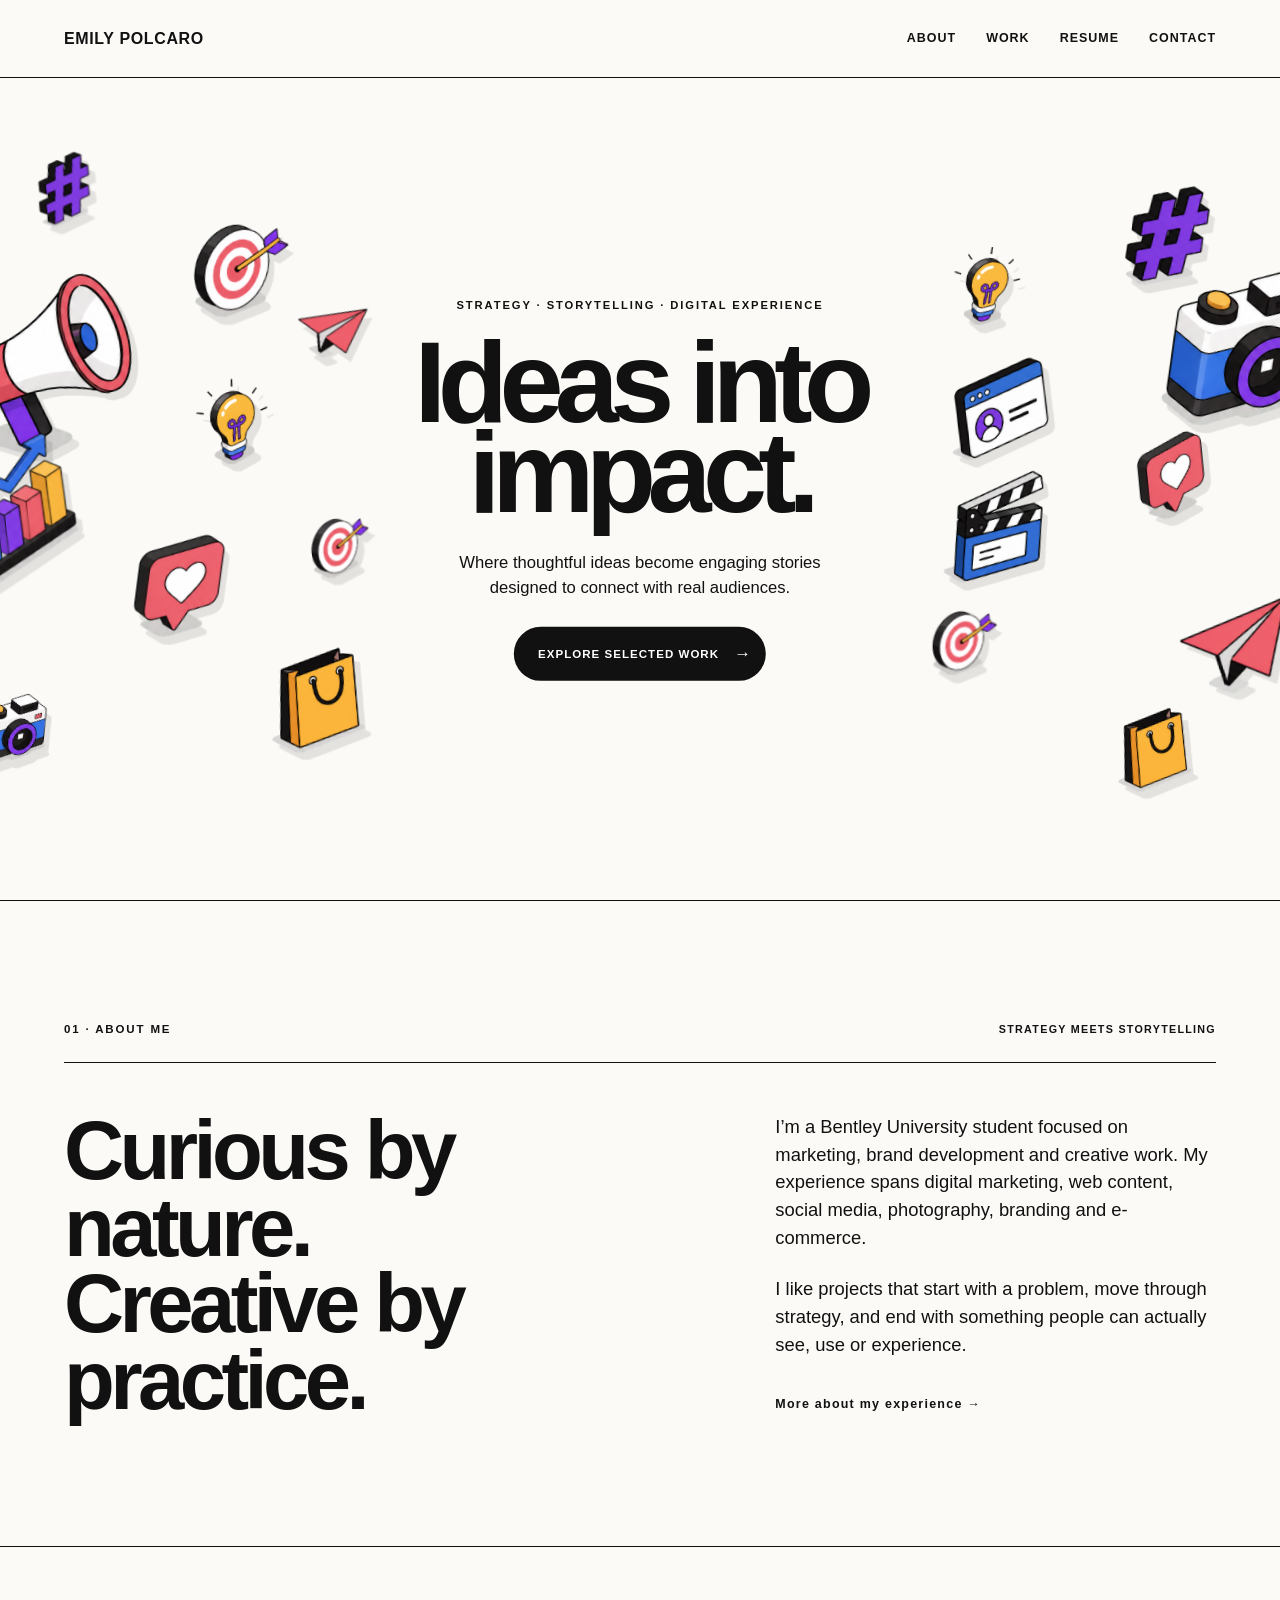
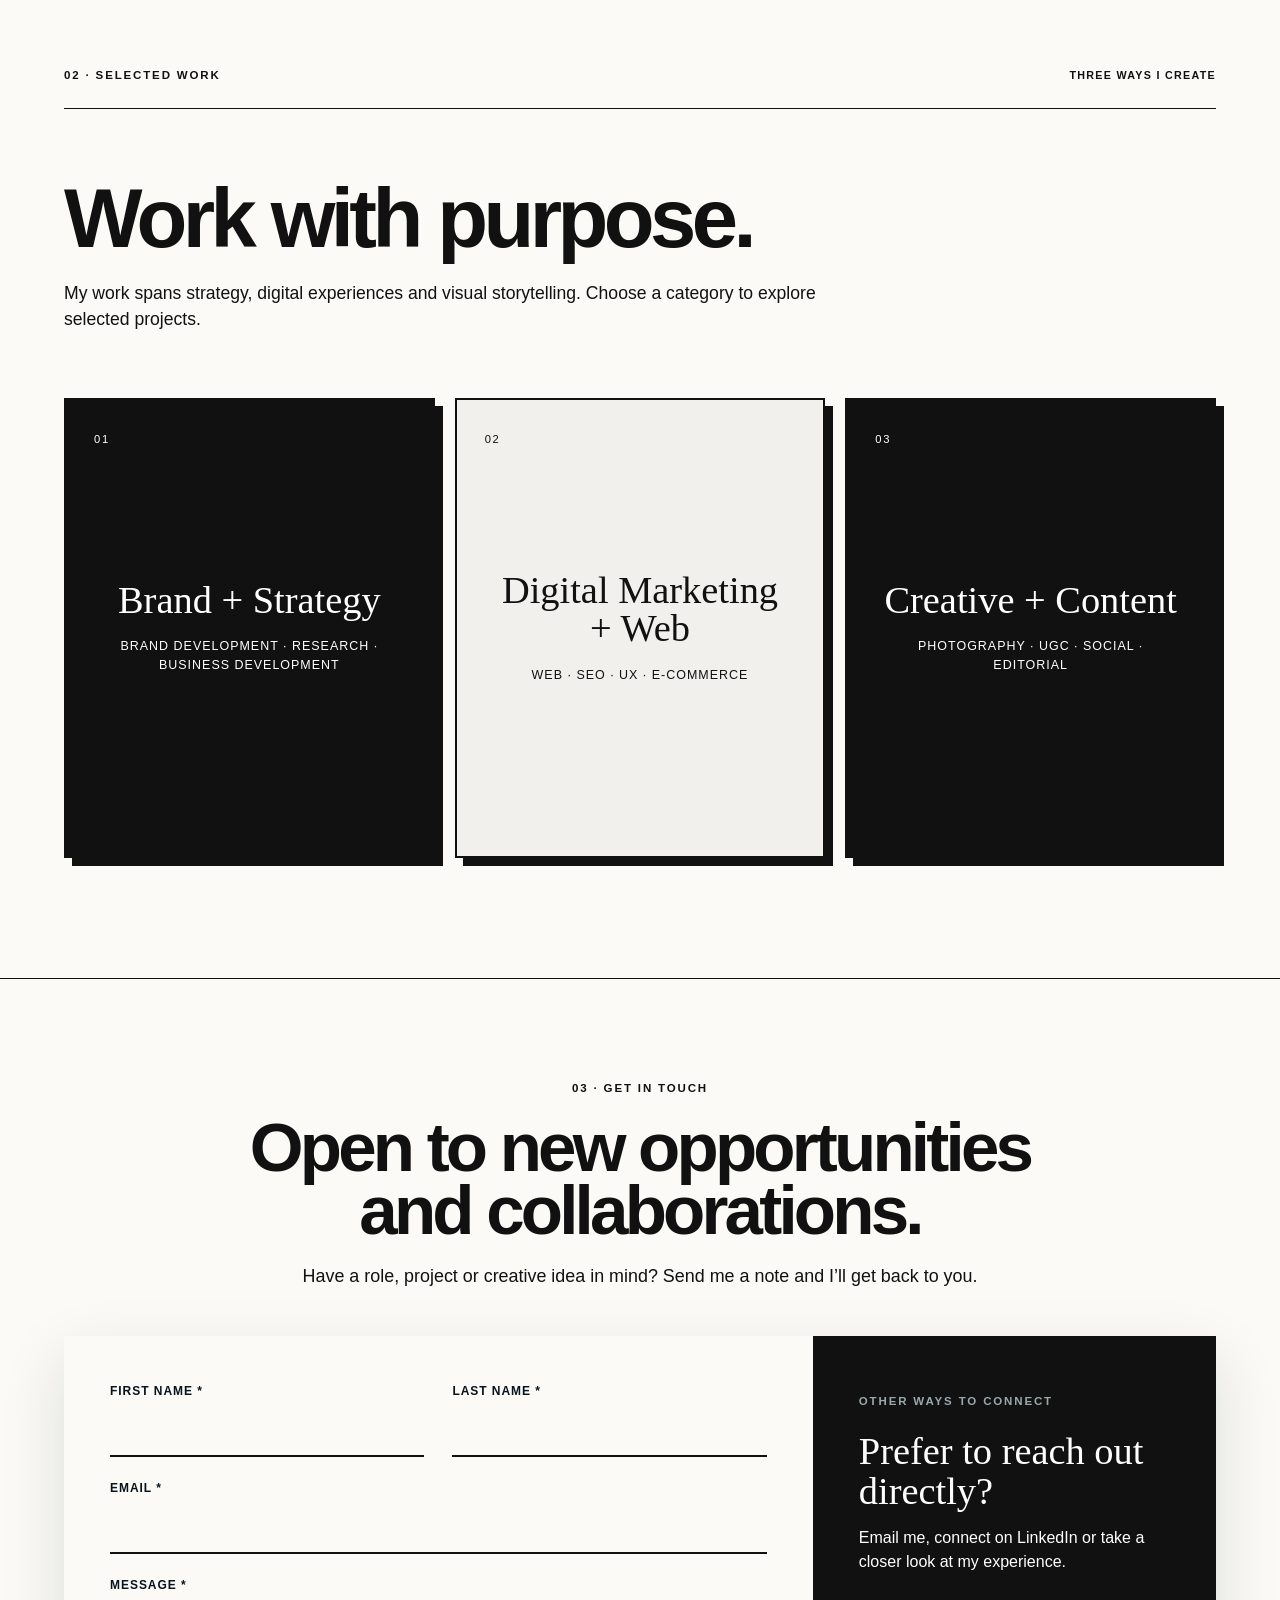
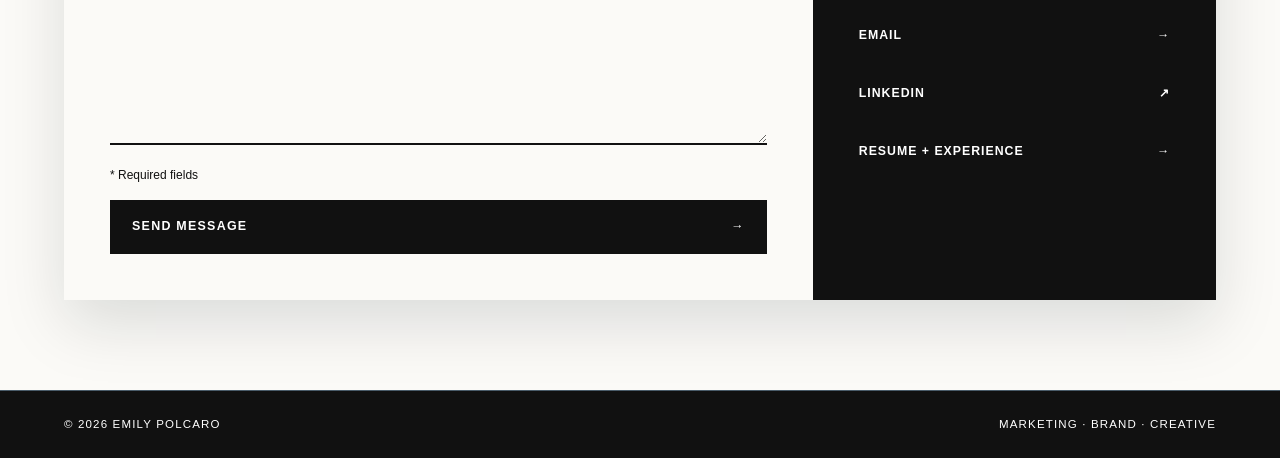
<file: index.html>
<!DOCTYPE html>
<html lang="en">
<head>
  <meta charset="UTF-8" />
  <meta name="viewport" content="width=device-width, initial-scale=1.0" />
  <meta name="description" content="Emily Polcaro — marketing, brand, digital and creative portfolio." />
  <title>Emily Polcaro | Marketing, Brand & Creative</title>
  <link rel="stylesheet" href="styles.css?v=36" />
</head>
<body class="home-page"><a class="skip-link" href="#main-content">Skip to main content</a>
<header class="site-header">
  <a class="brand" href="index.html">EMILY POLCARO</a>
  <nav class="nav" aria-label="Primary navigation"><a href="#about">About</a><a href="#portfolio">Work</a><a href="resume.html">Resume</a><a href="#contact">Contact</a></nav>
</header>
<main id="main-content">
<section class="hero">
  <div class="hero-sticky">
    <div class="hero-icons icon-wings" aria-hidden="true">
      <div class="icon-wing wing-left">
        <div class="hero-object object-campaign"><img src="assets/hero-icons/megaphone.webp" alt="" width="317" height="331" decoding="async" /></div>
        <div class="hero-object object-target"><img src="assets/hero-icons/target.webp" alt="" width="293" height="297" decoding="async" /></div>
        <div class="hero-object object-lightbulb"><img src="assets/hero-icons/lightbulb.webp" alt="" width="279" height="325" decoding="async" /></div>
        <div class="hero-object object-analytics"><img src="assets/hero-icons/analytics.webp" alt="" width="319" height="376" decoding="async" /></div>
        <div class="hero-object object-social"><img src="assets/hero-icons/social-heart.webp" alt="" width="236" height="293" decoding="async" /></div>
        <div class="hero-object object-shopping"><img src="assets/hero-icons/shopping-bag.webp" alt="" width="300" height="328" decoding="async" /></div>
        <div class="hero-object object-accent-hashtag"><img src="assets/hero-icons/hashtag.webp" alt="" width="258" height="336" decoding="async" /></div>
        <div class="hero-object object-accent-plane"><img src="assets/hero-icons/paper-plane.webp" alt="" width="319" height="260" decoding="async" /></div>
        <div class="hero-object object-accent-target"><img src="assets/hero-icons/target.webp" alt="" width="293" height="297" decoding="async" /></div>
        <div class="hero-object object-accent-camera"><img src="assets/hero-icons/camera.webp" alt="" width="306" height="320" decoding="async" /></div>
      </div>

      <div class="icon-wing wing-right">
        <div class="hero-object object-search"><img src="assets/hero-icons/camera.webp" alt="" width="306" height="320" decoding="async" /></div>
        <div class="hero-object object-profile"><img src="assets/hero-icons/profile-card.webp" alt="" width="310" height="300" decoding="async" /></div>
        <div class="hero-object object-hashtag"><img src="assets/hero-icons/hashtag.webp" alt="" width="258" height="336" decoding="async" /></div>
        <div class="hero-object object-clapper"><img src="assets/hero-icons/clapper.webp" alt="" width="294" height="350" decoding="async" /></div>
        <div class="hero-object object-plane"><img src="assets/hero-icons/paper-plane.webp" alt="" width="319" height="260" decoding="async" /></div>
        <div class="hero-object object-accent-lightbulb"><img src="assets/hero-icons/lightbulb.webp" alt="" width="279" height="325" decoding="async" /></div>
        <div class="hero-object object-accent-social"><img src="assets/hero-icons/social-heart.webp" alt="" width="236" height="293" decoding="async" /></div>
        <div class="hero-object object-accent-target"><img src="assets/hero-icons/target.webp" alt="" width="293" height="297" decoding="async" /></div>
        <div class="hero-object object-accent-shopping"><img src="assets/hero-icons/shopping-bag.webp" alt="" width="300" height="328" decoding="async" /></div>
      </div>
    </div>

    <div class="mobile-hero-icons" aria-hidden="true">
      <span class="mobile-hero-icon"><img src="assets/hero-icons/megaphone.webp" alt="" width="317" height="331" decoding="async" /></span>
      <span class="mobile-hero-icon"><img src="assets/hero-icons/analytics.webp" alt="" width="319" height="376" decoding="async" /></span>
      <span class="mobile-hero-icon"><img src="assets/hero-icons/camera.webp" alt="" width="306" height="320" decoding="async" /></span>
      <span class="mobile-hero-icon"><img src="assets/hero-icons/profile-card.webp" alt="" width="310" height="300" decoding="async" /></span>
    </div>

    <div class="hero-message">
      <p class="hero-eyebrow">Strategy · Storytelling · Digital Experience</p>
      <h1>Ideas into<br><span>impact.</span></h1>
      <p class="hero-copy"><span>Where thoughtful ideas become engaging stories</span><span>designed to connect with real audiences.</span></p>
      <a class="hero-cta" href="#portfolio">Explore selected work</a>
    </div>
  </div>
</section>
<section id="about" class="intro section-pad"><div class="section-heading-row"><p class="section-kicker">01 · ABOUT ME</p><p class="section-note">STRATEGY MEETS STORYTELLING</p></div><div class="intro-grid"><h2>Curious by nature.<br>Creative by practice.</h2><div><p>I’m a Bentley University student focused on marketing, brand development and creative work. My experience spans digital marketing, web content, social media, photography, branding and e-commerce.</p><p>I like projects that start with a problem, move through strategy, and end with something people can actually see, use or experience.</p><a class="text-link" href="resume.html">More about my experience →</a></div></div></section>
<section id="portfolio" class="portfolio section-pad"><div class="section-heading-row"><p class="section-kicker">02 · SELECTED WORK</p><p class="section-note">THREE WAYS I CREATE</p></div><div class="portfolio-heading"><h2>Work with purpose.</h2><p>My work spans strategy, digital experiences and visual storytelling. Choose a category to explore selected projects.</p></div><div class="category-grid"><a href="brand-strategy.html" class="category-card brand-card"><div class="category-overlay"><p>01</p><h3>Brand + Strategy</h3><span>Brand development · Research · Business development</span></div></a><a href="digital-marketing.html" class="category-card digital-card"><div class="category-overlay"><p>02</p><h3>Digital Marketing + Web</h3><span>Web · SEO · UX · E-Commerce</span></div></a><a href="creative-content.html" class="category-card creative-card"><div class="category-overlay"><p>03</p><h3>Creative + Content</h3><span>Photography · UGC · Social · Editorial</span></div></a></div></section>
<section id="contact" class="contact section-pad">
  <div class="contact-heading">
    <p class="section-kicker">03 · GET IN TOUCH</p>
    <h2>Open to new opportunities<br> and collaborations.</h2>
    <p class="contact-copy">Have a role, project or creative idea in mind? Send me a note and I’ll get back to you.</p>
    <p id="contact-success" class="contact-success" role="status" hidden>Thanks for reaching out. Your message has been sent.</p>
  </div>

  <div class="contact-grid">
    <form class="contact-form" action="https://formsubmit.co/epolcaro@falcon.bentley.edu" method="POST" accept-charset="UTF-8">
      <input type="hidden" name="_subject" value="New portfolio inquiry" />
      <input type="hidden" name="_next" value="https://emilyp-jpeg.github.io/Portfolio/?message=sent#contact" />
      <input type="hidden" name="_captcha" value="false" />
      <input type="hidden" name="_template" value="table" />
      <input class="form-honeypot" type="text" name="_honey" tabindex="-1" autocomplete="off" aria-hidden="true" />

      <div class="form-row">
        <div class="form-field">
          <label for="first-name">First name <span aria-hidden="true">*</span></label>
          <input id="first-name" name="First name" type="text" autocomplete="given-name" required />
        </div>
        <div class="form-field">
          <label for="last-name">Last name <span aria-hidden="true">*</span></label>
          <input id="last-name" name="Last name" type="text" autocomplete="family-name" required />
        </div>
      </div>

      <div class="form-field">
        <label for="email">Email <span aria-hidden="true">*</span></label>
        <input id="email" name="email" type="email" autocomplete="email" inputmode="email" required />
      </div>

      <div class="form-field">
        <label for="message">Message <span aria-hidden="true">*</span></label>
        <textarea id="message" name="message" rows="5" required></textarea>
      </div>

      <p class="required-note"><span aria-hidden="true">*</span> Required fields</p>
      <button class="contact-submit" type="submit">Send message</button>
    </form>

    <aside class="contact-direct" aria-labelledby="direct-contact-heading">
      <p class="section-kicker light">OTHER WAYS TO CONNECT</p>
      <h3 id="direct-contact-heading">Prefer to reach out directly?</h3>
      <p>Email me, connect on LinkedIn or take a closer look at my experience.</p>
      <div class="contact-links">
        <a href="mailto:epolcaro@falcon.bentley.edu"><span>Email</span></a>
        <a class="external-link" href="https://www.linkedin.com/in/emily-polcaro" target="_blank" rel="noopener"><span>LinkedIn<span class="sr-only"> (opens in a new tab)</span></span></a>
        <a href="resume.html"><span>Resume + Experience</span></a>
      </div>
    </aside>
  </div>
</section>
</main>
<footer class="footer"><span>© <span id="year"></span> Emily Polcaro</span><span>Marketing · Brand · Creative</span></footer><script src="script.js?v=9"></script>
</body></html>
</file>
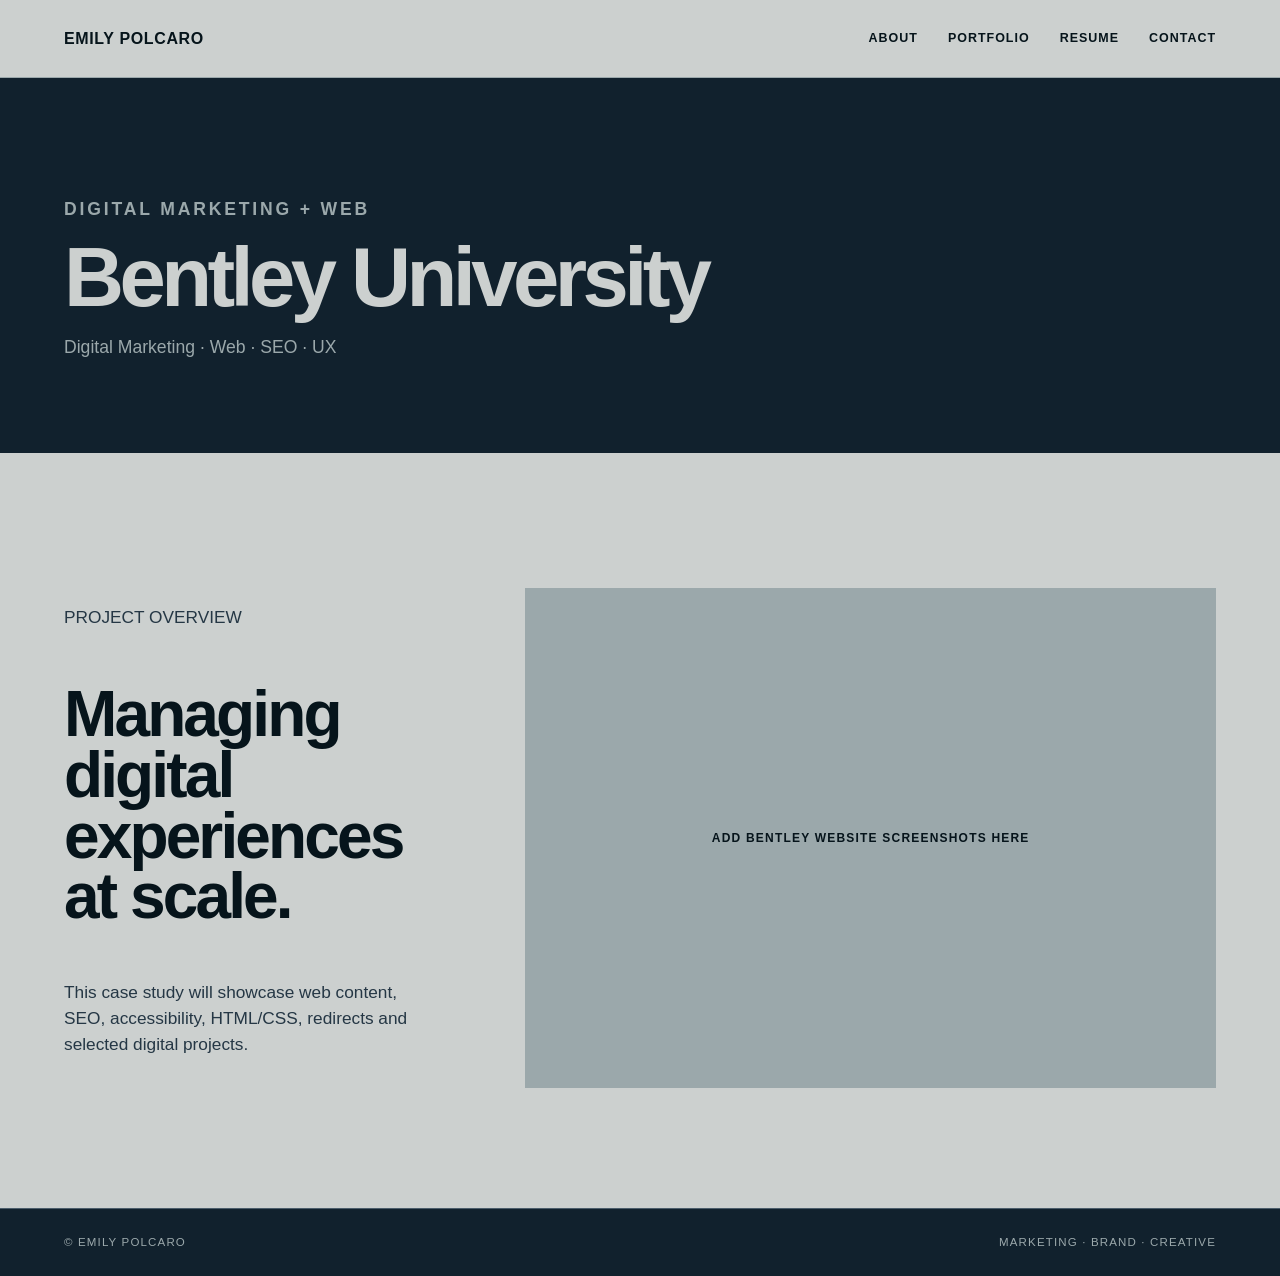
<file: bentley.html>
<!DOCTYPE html><html lang="en"><head><meta charset="UTF-8"><meta name="viewport" content="width=device-width,initial-scale=1"><title>Bentley University | Emily Polcaro</title><link rel="stylesheet" href="styles.css?v=7"></head><body><a class="skip-link" href="#main-content">Skip to main content</a><header class="site-header"><a class="brand" href="index.html">EMILY POLCARO</a><nav class="nav" aria-label="Primary navigation"><a href="index.html#about">About</a><a href="digital-marketing.html">Portfolio</a><a href="resume.html">Resume</a><a href="index.html#contact">Contact</a></nav></header><main id="main-content"><section class="page-hero"><p class="section-kicker light">DIGITAL MARKETING + WEB</p><h1>Bentley University</h1><p>Digital Marketing · Web · SEO · UX</p></section><section class="detail-page"><div class="detail-grid"><div><p class="project-meta">PROJECT OVERVIEW</p><h2>Managing digital experiences at scale.</h2><p>This case study will showcase web content, SEO, accessibility, HTML/CSS, redirects and selected digital projects.</p></div><div class="detail-placeholder">Add Bentley website screenshots here</div></div></section></main><footer class="footer"><span>© Emily Polcaro</span><span>Marketing · Brand · Creative</span></footer></body></html>
</file>
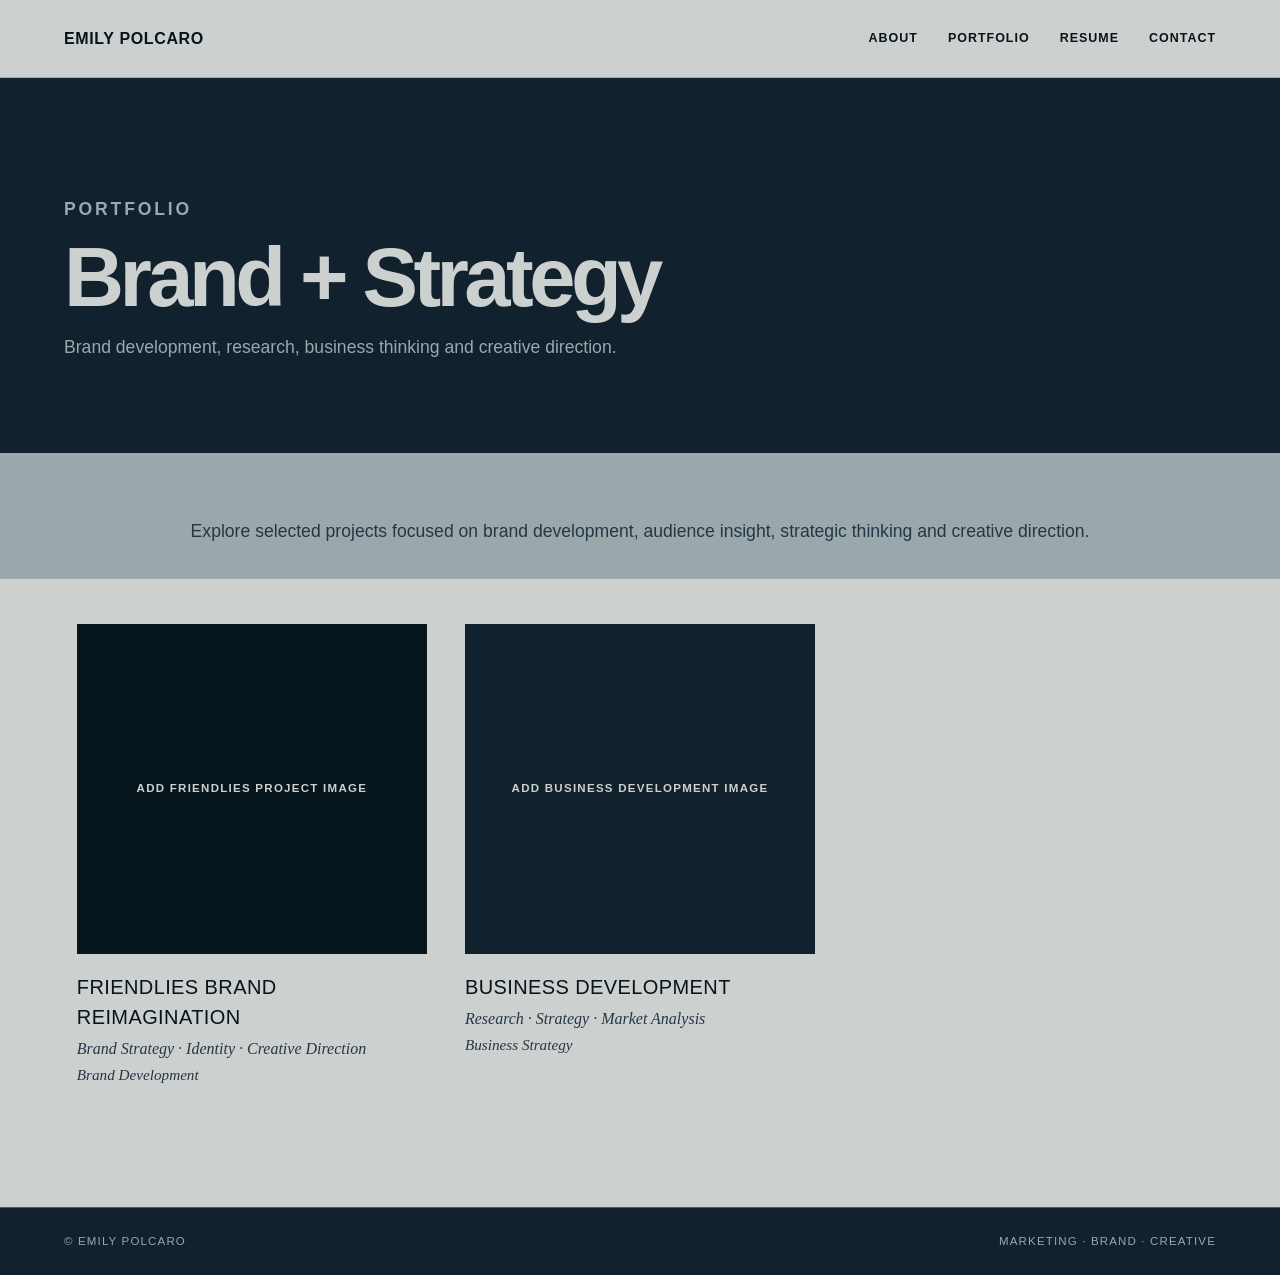
<file: brand-strategy.html>
<!DOCTYPE html><html lang="en"><head><meta charset="UTF-8"><meta name="viewport" content="width=device-width,initial-scale=1"><title>Brand + Strategy | Emily Polcaro</title><link rel="stylesheet" href="styles.css?v=7"></head><body><a class="skip-link" href="#main-content">Skip to main content</a><header class="site-header"><a class="brand" href="index.html">EMILY POLCARO</a><nav class="nav" aria-label="Primary navigation"><a href="index.html#about">About</a><a href="index.html#portfolio">Portfolio</a><a href="resume.html">Resume</a><a href="index.html#contact">Contact</a></nav></header><main id="main-content"><section class="page-hero"><p class="section-kicker light">PORTFOLIO</p><h1>Brand + Strategy</h1><p>Brand development, research, business thinking and creative direction.</p></section><section class="category-intro"><p>Explore selected projects focused on brand development, audience insight, strategic thinking and creative direction.</p></section><section class="project-card-grid three"><a class="work-card" href="friendlies.html"><div class="work-card-image friendlies-tile"><span>Add Friendlies project image</span></div><div class="work-card-copy"><h2>Friendlies Brand Reimagination</h2><p>Brand Strategy · Identity · Creative Direction</p><span>Brand Development</span></div></a><a class="work-card" href="business-development.html"><div class="work-card-image business-tile"><span>Add business development image</span></div><div class="work-card-copy"><h2>Business Development</h2><p>Research · Strategy · Market Analysis</p><span>Business Strategy</span></div></a></section></main><footer class="footer"><span>© Emily Polcaro</span><span>Marketing · Brand · Creative</span></footer></body></html>
</file>
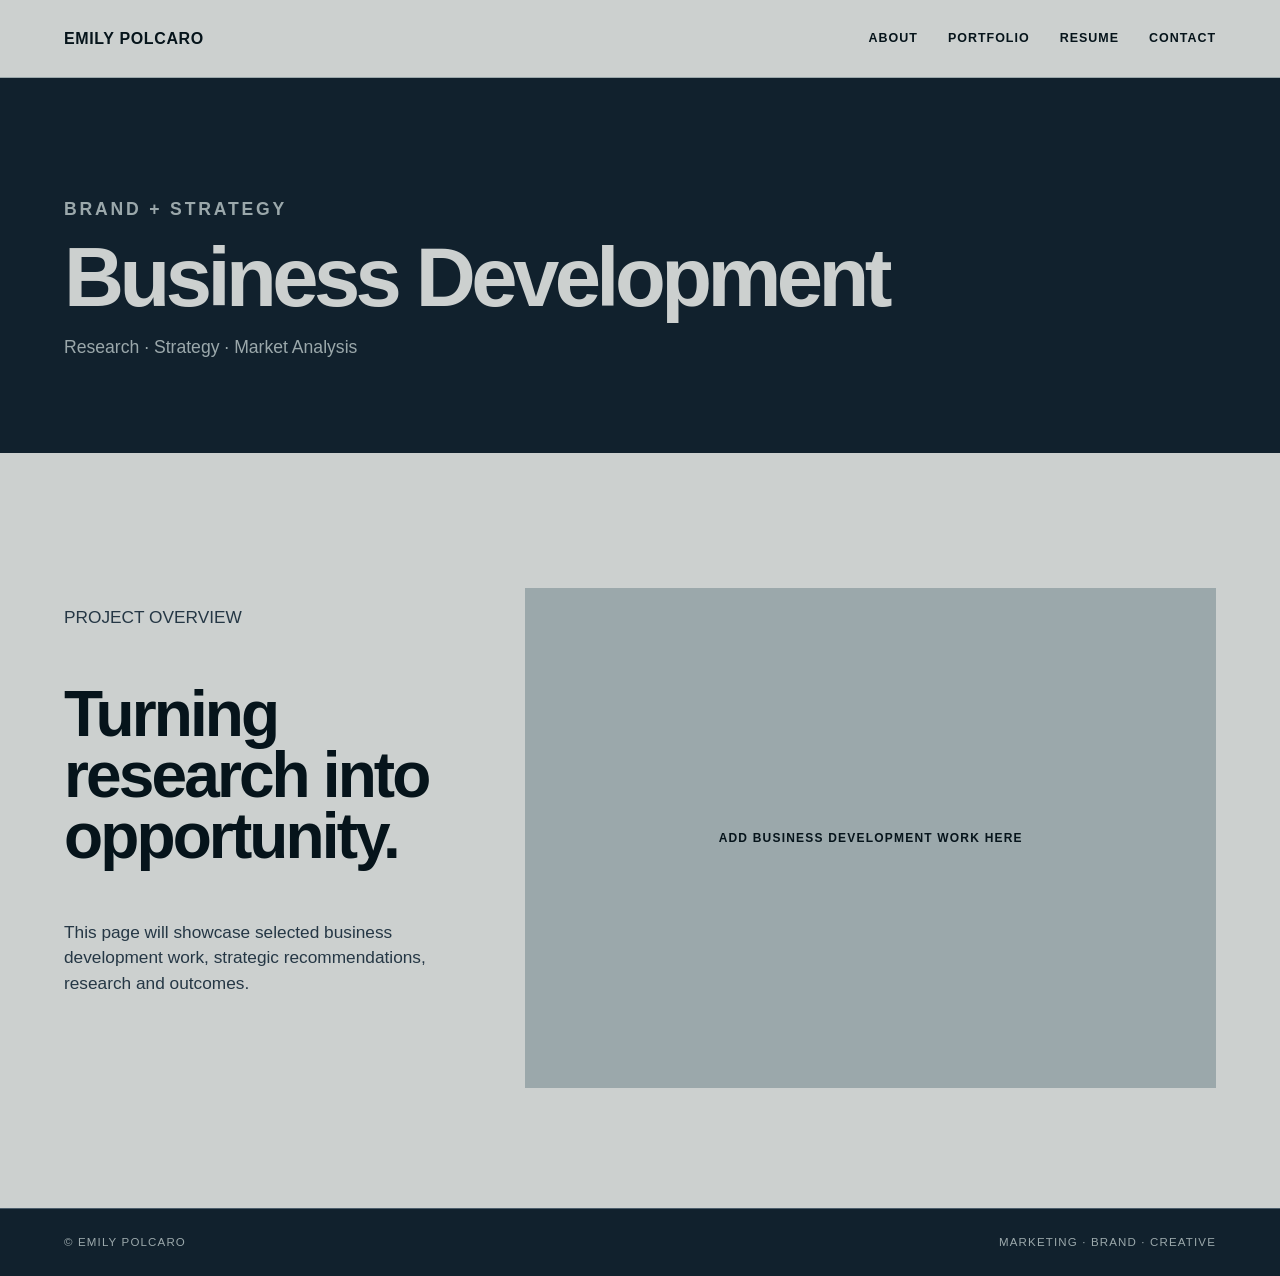
<file: business-development.html>
<!DOCTYPE html><html lang="en"><head><meta charset="UTF-8"><meta name="viewport" content="width=device-width,initial-scale=1"><title>Business Development | Emily Polcaro</title><link rel="stylesheet" href="styles.css?v=7"></head><body><a class="skip-link" href="#main-content">Skip to main content</a><header class="site-header"><a class="brand" href="index.html">EMILY POLCARO</a><nav class="nav" aria-label="Primary navigation"><a href="index.html#about">About</a><a href="brand-strategy.html">Portfolio</a><a href="resume.html">Resume</a><a href="index.html#contact">Contact</a></nav></header><main id="main-content"><section class="page-hero"><p class="section-kicker light">BRAND + STRATEGY</p><h1>Business Development</h1><p>Research · Strategy · Market Analysis</p></section><section class="detail-page"><div class="detail-grid"><div><p class="project-meta">PROJECT OVERVIEW</p><h2>Turning research into opportunity.</h2><p>This page will showcase selected business development work, strategic recommendations, research and outcomes.</p></div><div class="detail-placeholder">Add business development work here</div></div></section></main><footer class="footer"><span>© Emily Polcaro</span><span>Marketing · Brand · Creative</span></footer></body></html>
</file>
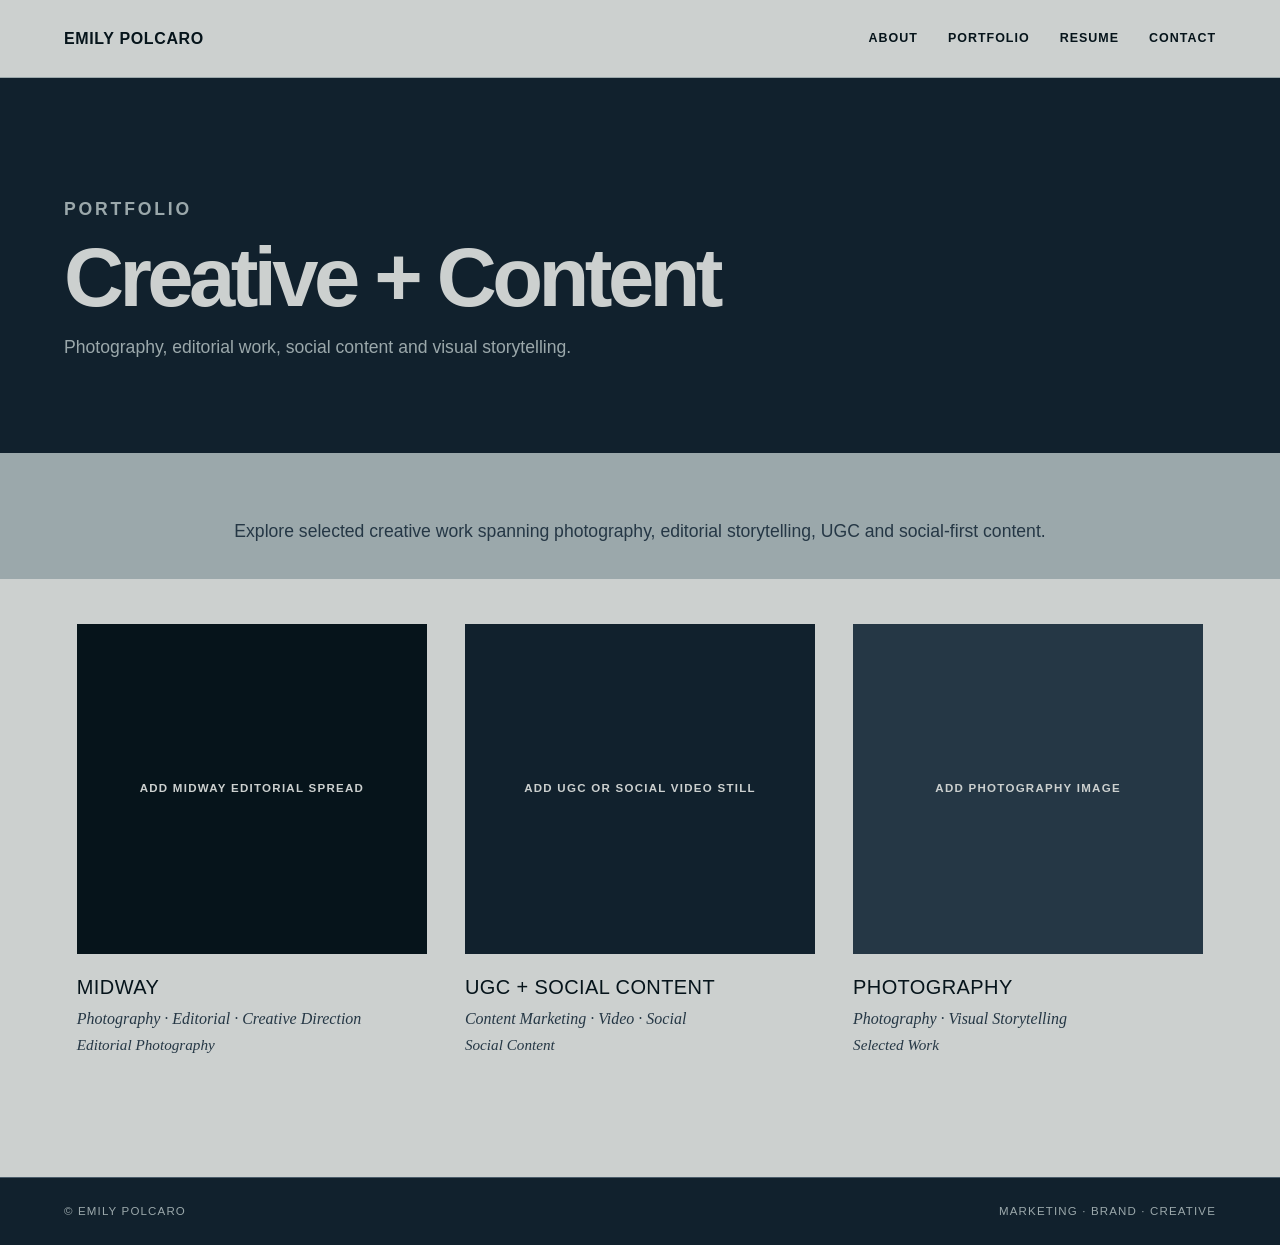
<file: creative-content.html>
<!DOCTYPE html><html lang="en"><head><meta charset="UTF-8"><meta name="viewport" content="width=device-width,initial-scale=1"><title>Creative + Content | Emily Polcaro</title><link rel="stylesheet" href="styles.css?v=7"></head><body><a class="skip-link" href="#main-content">Skip to main content</a><header class="site-header"><a class="brand" href="index.html">EMILY POLCARO</a><nav class="nav" aria-label="Primary navigation"><a href="index.html#about">About</a><a href="index.html#portfolio">Portfolio</a><a href="resume.html">Resume</a><a href="index.html#contact">Contact</a></nav></header><main id="main-content"><section class="page-hero"><p class="section-kicker light">PORTFOLIO</p><h1>Creative + Content</h1><p>Photography, editorial work, social content and visual storytelling.</p></section><section class="category-intro"><p>Explore selected creative work spanning photography, editorial storytelling, UGC and social-first content.</p></section><section class="project-card-grid three"><a class="work-card" href="midway.html"><div class="work-card-image midway-tile"><span>Add MIDWAY editorial spread</span></div><div class="work-card-copy"><h2>MIDWAY</h2><p>Photography · Editorial · Creative Direction</p><span>Editorial Photography</span></div></a><a class="work-card" href="ugc-social.html"><div class="work-card-image ugc-tile"><span>Add UGC or social video still</span></div><div class="work-card-copy"><h2>UGC + Social Content</h2><p>Content Marketing · Video · Social</p><span>Social Content</span></div></a><a class="work-card" href="photography.html"><div class="work-card-image photography-tile"><span>Add photography image</span></div><div class="work-card-copy"><h2>Photography</h2><p>Photography · Visual Storytelling</p><span>Selected Work</span></div></a></section></main><footer class="footer"><span>© Emily Polcaro</span><span>Marketing · Brand · Creative</span></footer></body></html>
</file>
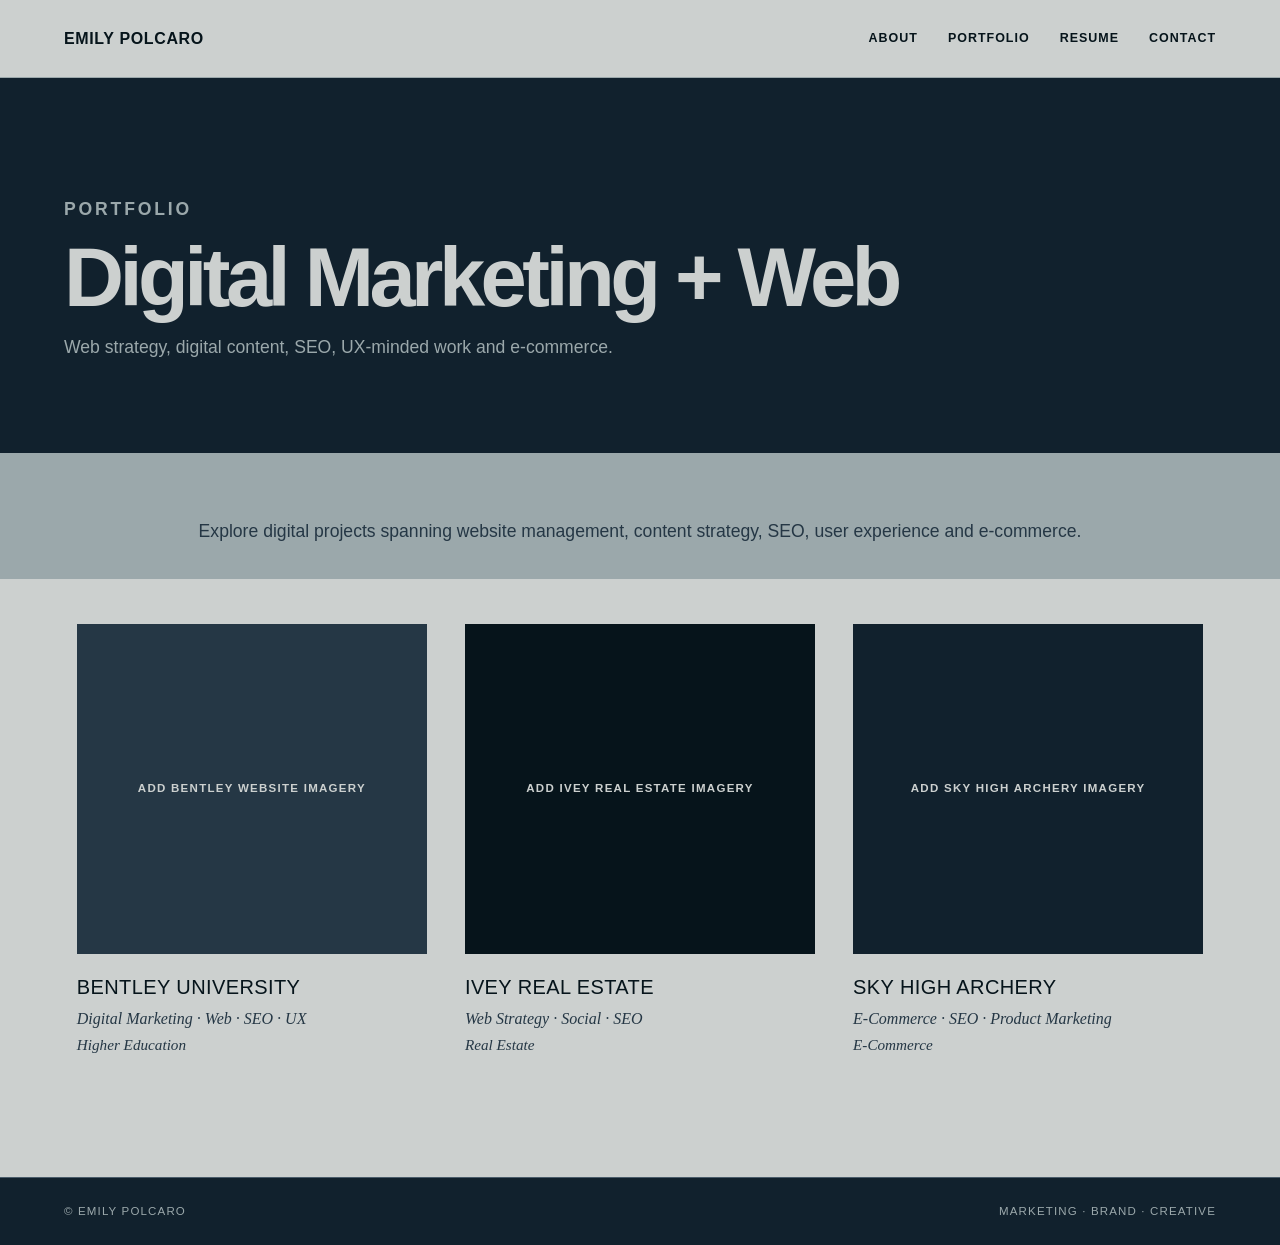
<file: digital-marketing.html>
<!DOCTYPE html><html lang="en"><head><meta charset="UTF-8"><meta name="viewport" content="width=device-width,initial-scale=1"><title>Digital Marketing + Web | Emily Polcaro</title><link rel="stylesheet" href="styles.css?v=7"></head><body><a class="skip-link" href="#main-content">Skip to main content</a><header class="site-header"><a class="brand" href="index.html">EMILY POLCARO</a><nav class="nav" aria-label="Primary navigation"><a href="index.html#about">About</a><a href="index.html#portfolio">Portfolio</a><a href="resume.html">Resume</a><a href="index.html#contact">Contact</a></nav></header><main id="main-content"><section class="page-hero"><p class="section-kicker light">PORTFOLIO</p><h1>Digital Marketing + Web</h1><p>Web strategy, digital content, SEO, UX-minded work and e-commerce.</p></section><section class="category-intro"><p>Explore digital projects spanning website management, content strategy, SEO, user experience and e-commerce.</p></section><section class="project-card-grid three"><a class="work-card" href="bentley.html"><div class="work-card-image bentley-tile"><span>Add Bentley website imagery</span></div><div class="work-card-copy"><h2>Bentley University</h2><p>Digital Marketing · Web · SEO · UX</p><span>Higher Education</span></div></a><a class="work-card" href="ivey-real-estate.html"><div class="work-card-image ivey-tile"><span>Add Ivey Real Estate imagery</span></div><div class="work-card-copy"><h2>Ivey Real Estate</h2><p>Web Strategy · Social · SEO</p><span>Real Estate</span></div></a><a class="work-card" href="sky-high-archery.html"><div class="work-card-image skyhigh-tile"><span>Add Sky High Archery imagery</span></div><div class="work-card-copy"><h2>Sky High Archery</h2><p>E-Commerce · SEO · Product Marketing</p><span>E-Commerce</span></div></a></section></main><footer class="footer"><span>© Emily Polcaro</span><span>Marketing · Brand · Creative</span></footer></body></html>
</file>
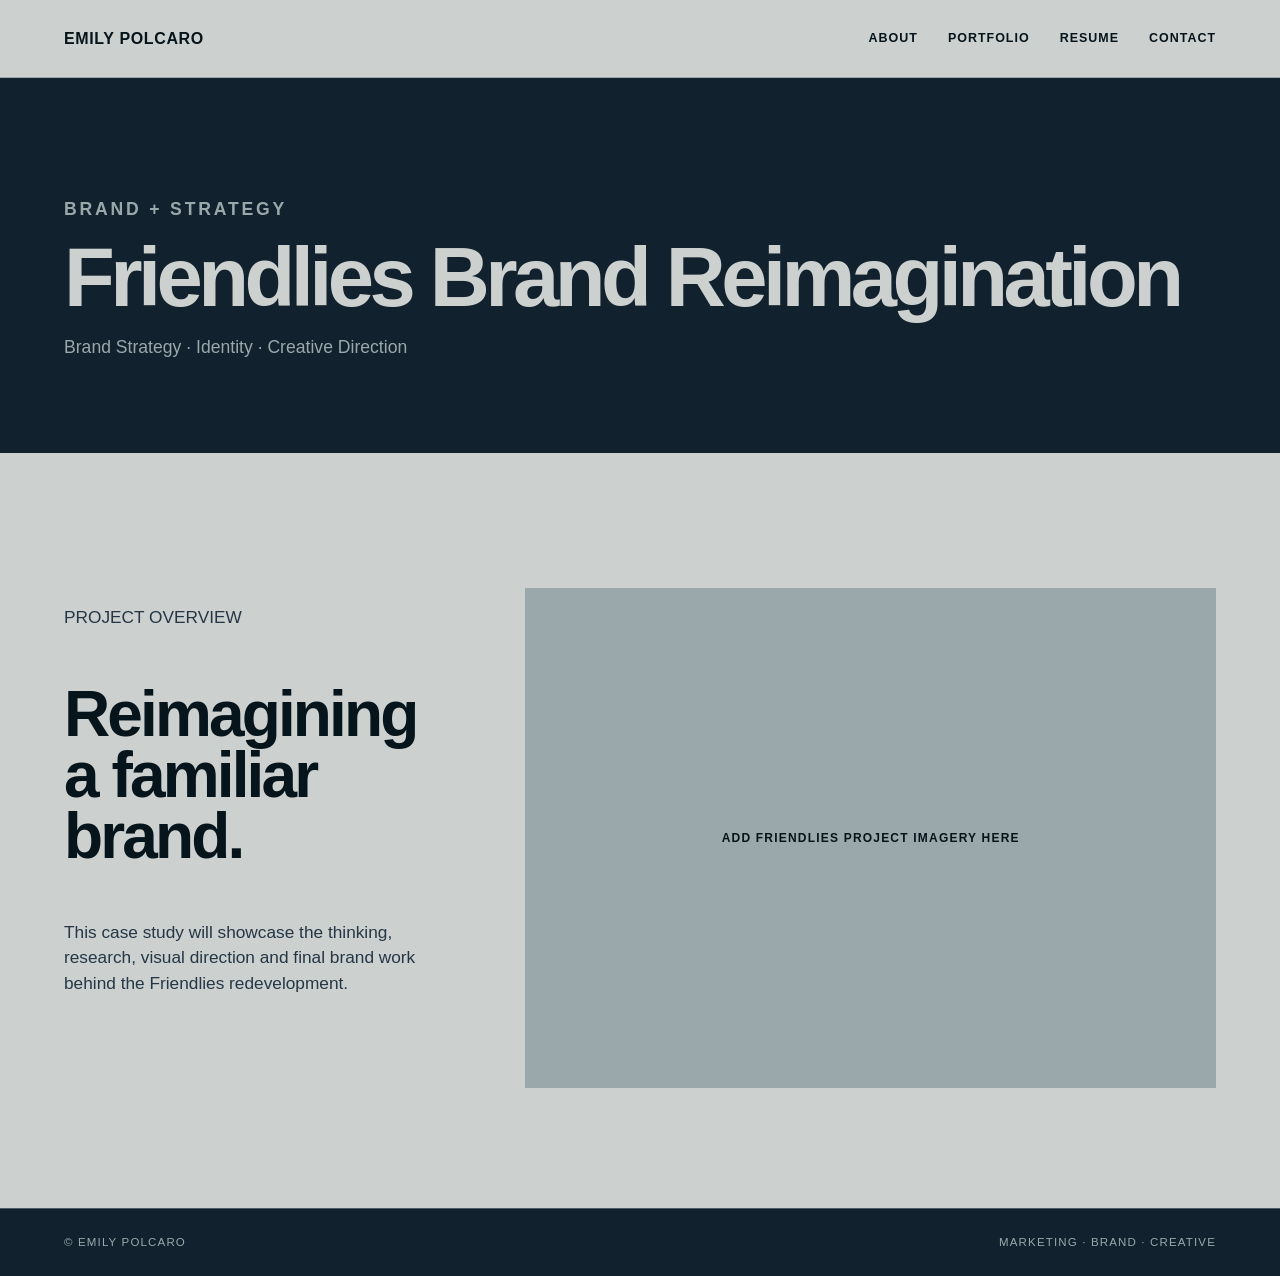
<file: friendlies.html>
<!DOCTYPE html><html lang="en"><head><meta charset="UTF-8"><meta name="viewport" content="width=device-width,initial-scale=1"><title>Friendlies Brand Reimagination | Emily Polcaro</title><link rel="stylesheet" href="styles.css?v=7"></head><body><a class="skip-link" href="#main-content">Skip to main content</a><header class="site-header"><a class="brand" href="index.html">EMILY POLCARO</a><nav class="nav" aria-label="Primary navigation"><a href="index.html#about">About</a><a href="brand-strategy.html">Portfolio</a><a href="resume.html">Resume</a><a href="index.html#contact">Contact</a></nav></header><main id="main-content"><section class="page-hero"><p class="section-kicker light">BRAND + STRATEGY</p><h1>Friendlies Brand Reimagination</h1><p>Brand Strategy · Identity · Creative Direction</p></section><section class="detail-page"><div class="detail-grid"><div><p class="project-meta">PROJECT OVERVIEW</p><h2>Reimagining a familiar brand.</h2><p>This case study will showcase the thinking, research, visual direction and final brand work behind the Friendlies redevelopment.</p></div><div class="detail-placeholder">Add Friendlies project imagery here</div></div></section></main><footer class="footer"><span>© Emily Polcaro</span><span>Marketing · Brand · Creative</span></footer></body></html>
</file>
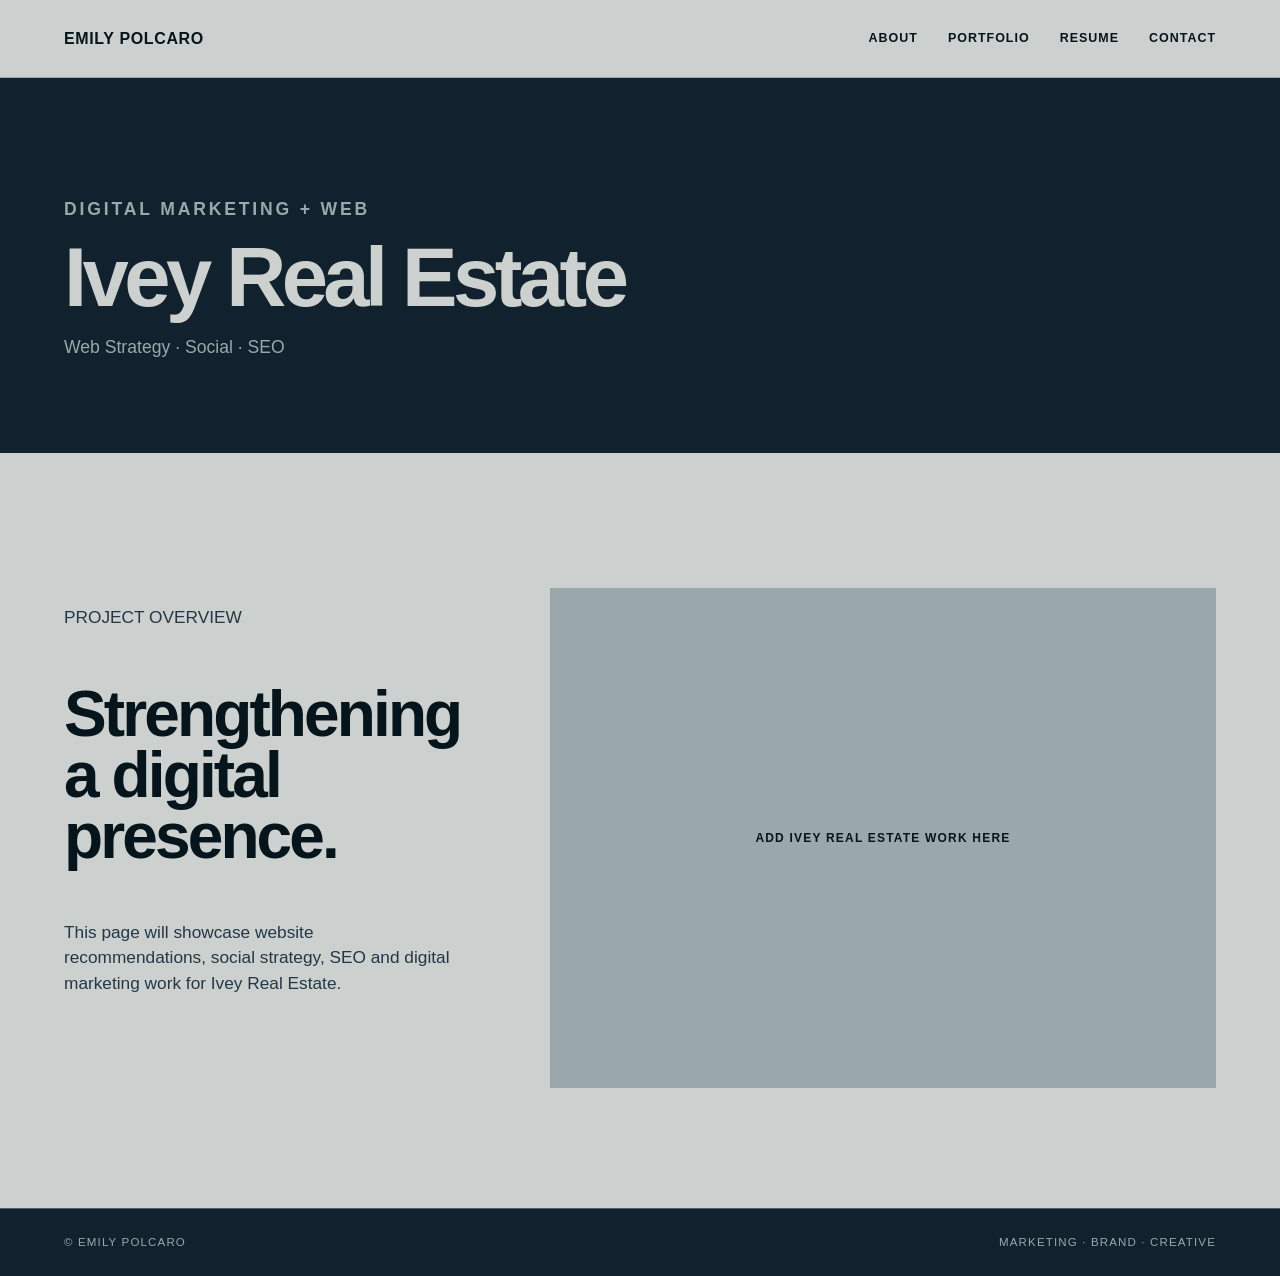
<file: ivey-real-estate.html>
<!DOCTYPE html><html lang="en"><head><meta charset="UTF-8"><meta name="viewport" content="width=device-width,initial-scale=1"><title>Ivey Real Estate | Emily Polcaro</title><link rel="stylesheet" href="styles.css?v=7"></head><body><a class="skip-link" href="#main-content">Skip to main content</a><header class="site-header"><a class="brand" href="index.html">EMILY POLCARO</a><nav class="nav" aria-label="Primary navigation"><a href="index.html#about">About</a><a href="digital-marketing.html">Portfolio</a><a href="resume.html">Resume</a><a href="index.html#contact">Contact</a></nav></header><main id="main-content"><section class="page-hero"><p class="section-kicker light">DIGITAL MARKETING + WEB</p><h1>Ivey Real Estate</h1><p>Web Strategy · Social · SEO</p></section><section class="detail-page"><div class="detail-grid"><div><p class="project-meta">PROJECT OVERVIEW</p><h2>Strengthening a digital presence.</h2><p>This page will showcase website recommendations, social strategy, SEO and digital marketing work for Ivey Real Estate.</p></div><div class="detail-placeholder">Add Ivey Real Estate work here</div></div></section></main><footer class="footer"><span>© Emily Polcaro</span><span>Marketing · Brand · Creative</span></footer></body></html>
</file>
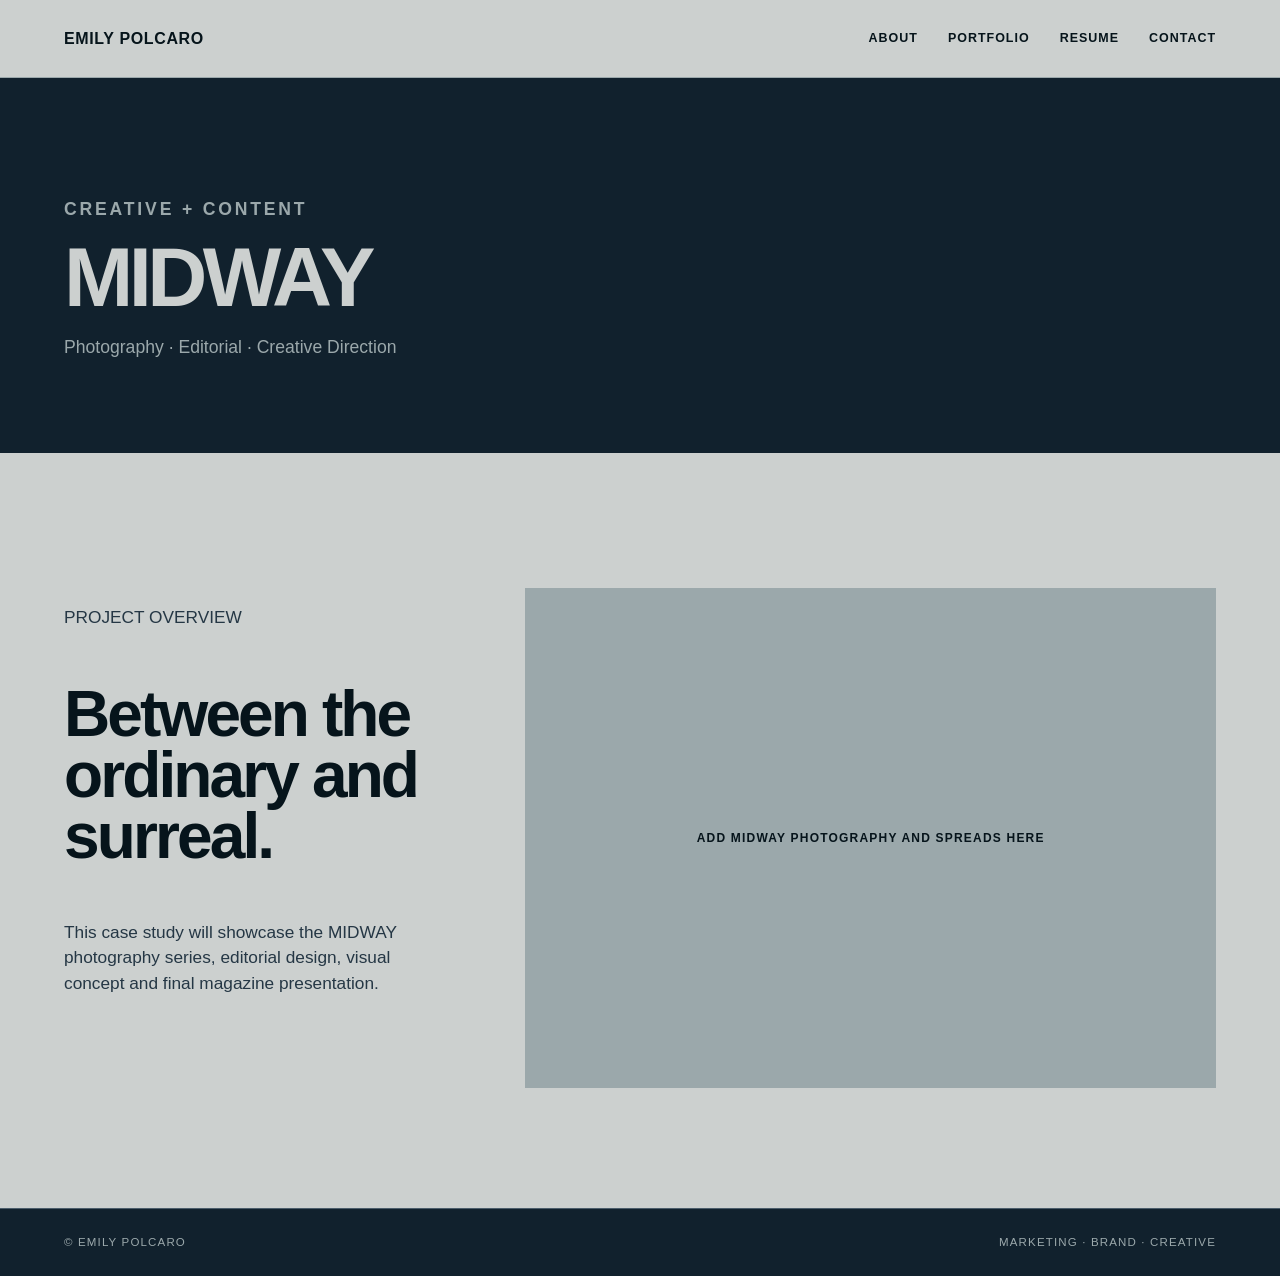
<file: midway.html>
<!DOCTYPE html><html lang="en"><head><meta charset="UTF-8"><meta name="viewport" content="width=device-width,initial-scale=1"><title>MIDWAY | Emily Polcaro</title><link rel="stylesheet" href="styles.css?v=7"></head><body><a class="skip-link" href="#main-content">Skip to main content</a><header class="site-header"><a class="brand" href="index.html">EMILY POLCARO</a><nav class="nav" aria-label="Primary navigation"><a href="index.html#about">About</a><a href="creative-content.html">Portfolio</a><a href="resume.html">Resume</a><a href="index.html#contact">Contact</a></nav></header><main id="main-content"><section class="page-hero"><p class="section-kicker light">CREATIVE + CONTENT</p><h1>MIDWAY</h1><p>Photography · Editorial · Creative Direction</p></section><section class="detail-page"><div class="detail-grid"><div><p class="project-meta">PROJECT OVERVIEW</p><h2>Between the ordinary and surreal.</h2><p>This case study will showcase the MIDWAY photography series, editorial design, visual concept and final magazine presentation.</p></div><div class="detail-placeholder">Add MIDWAY photography and spreads here</div></div></section></main><footer class="footer"><span>© Emily Polcaro</span><span>Marketing · Brand · Creative</span></footer></body></html>
</file>
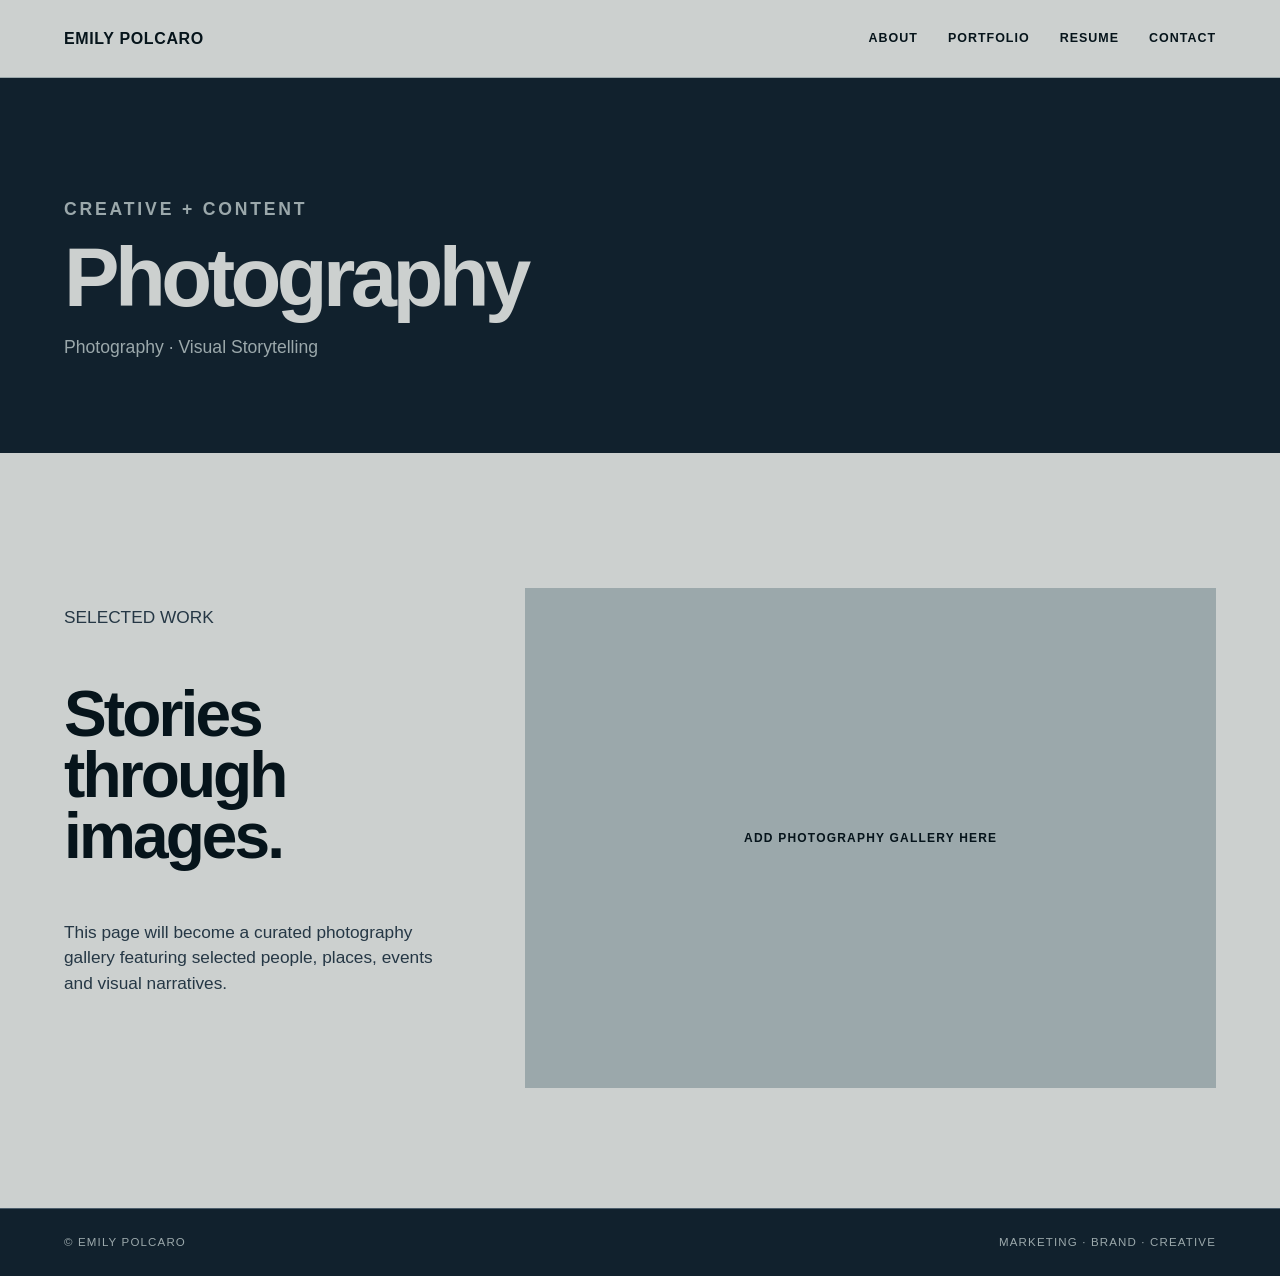
<file: photography.html>
<!DOCTYPE html><html lang="en"><head><meta charset="UTF-8"><meta name="viewport" content="width=device-width,initial-scale=1"><title>Photography | Emily Polcaro</title><link rel="stylesheet" href="styles.css?v=7"></head><body><a class="skip-link" href="#main-content">Skip to main content</a><header class="site-header"><a class="brand" href="index.html">EMILY POLCARO</a><nav class="nav" aria-label="Primary navigation"><a href="index.html#about">About</a><a href="creative-content.html">Portfolio</a><a href="resume.html">Resume</a><a href="index.html#contact">Contact</a></nav></header><main id="main-content"><section class="page-hero"><p class="section-kicker light">CREATIVE + CONTENT</p><h1>Photography</h1><p>Photography · Visual Storytelling</p></section><section class="detail-page"><div class="detail-grid"><div><p class="project-meta">SELECTED WORK</p><h2>Stories through images.</h2><p>This page will become a curated photography gallery featuring selected people, places, events and visual narratives.</p></div><div class="detail-placeholder">Add photography gallery here</div></div></section></main><footer class="footer"><span>© Emily Polcaro</span><span>Marketing · Brand · Creative</span></footer></body></html>
</file>
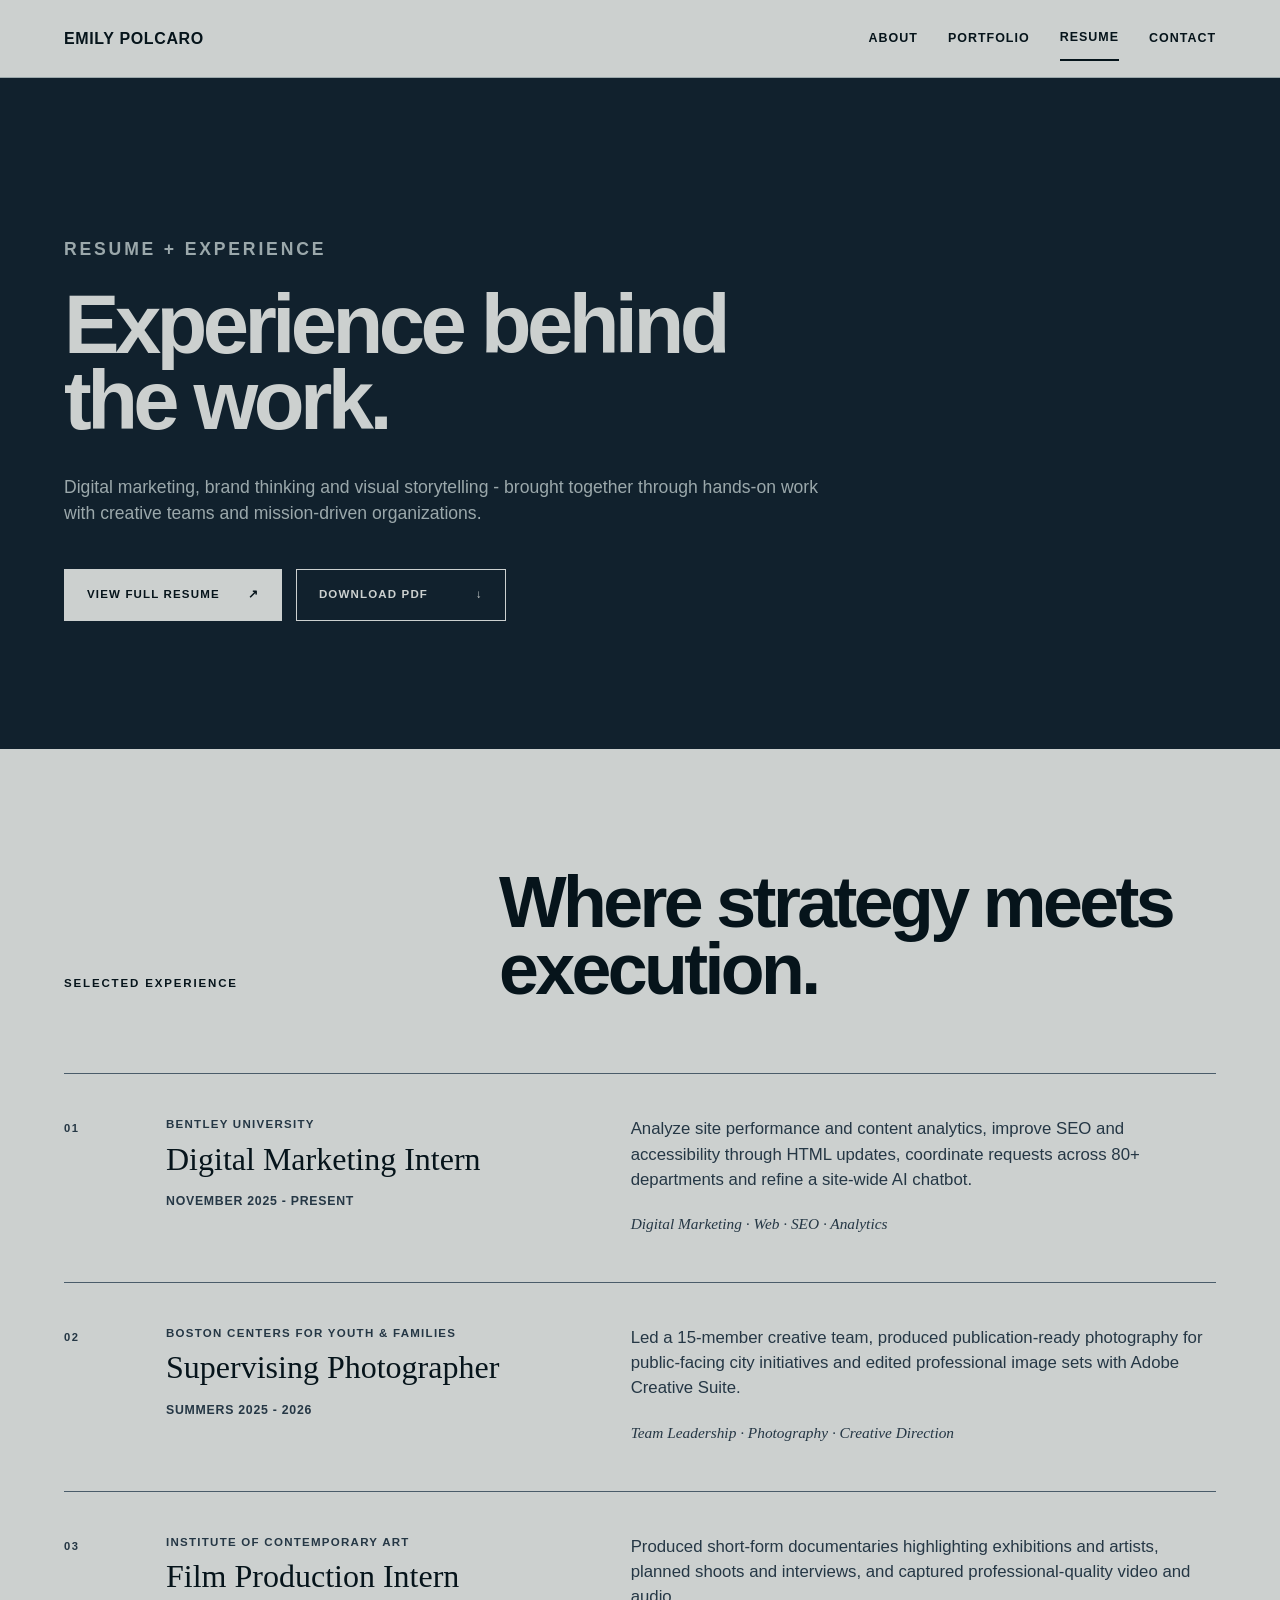
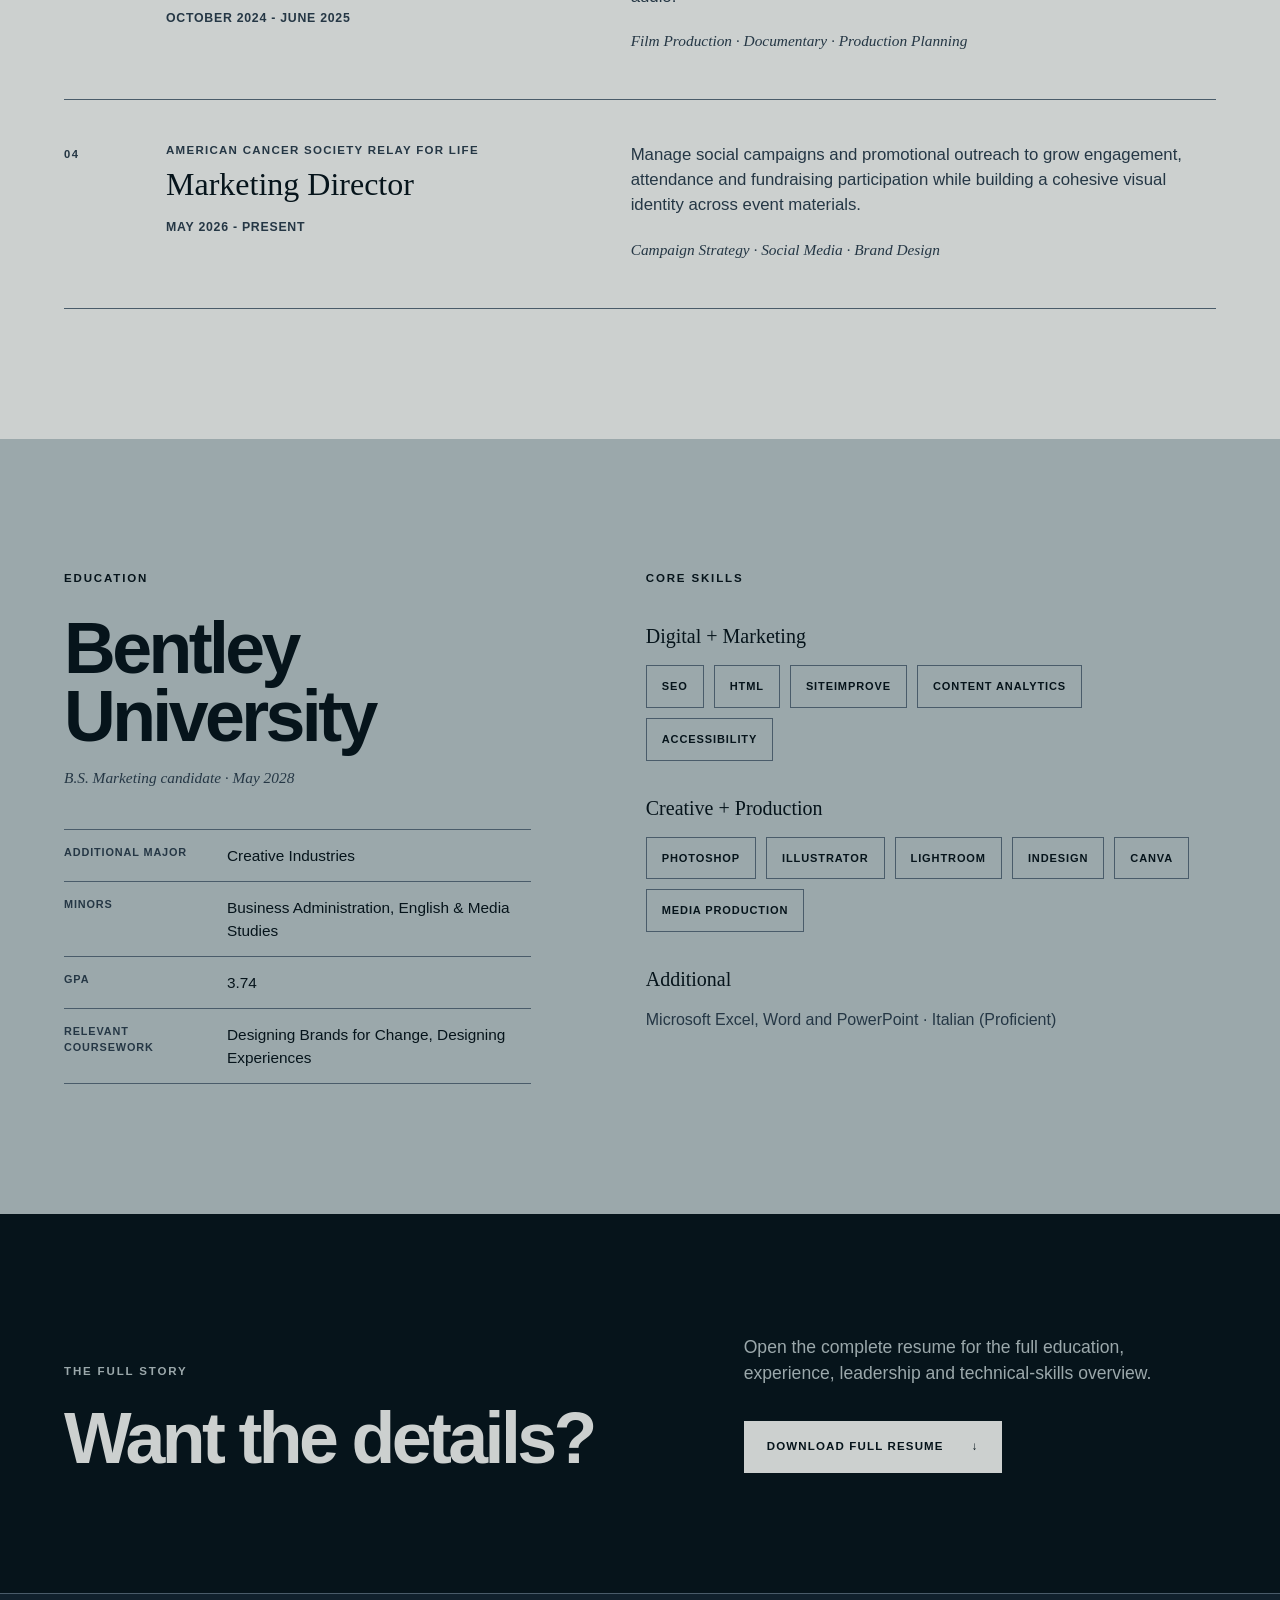
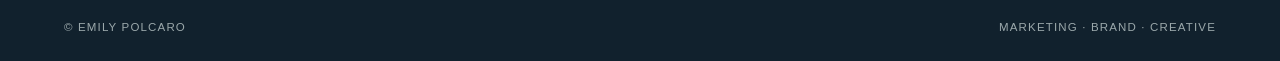
<file: resume.html>
<!DOCTYPE html>
<html lang="en">
<head>
  <meta charset="UTF-8" />
  <meta name="viewport" content="width=device-width, initial-scale=1.0" />
  <meta name="description" content="Emily Polcaro's experience, education and marketing, digital and creative skills." />
  <title>Resume + Experience | Emily Polcaro</title>
  <link rel="stylesheet" href="styles.css?v=7" />
  <link rel="stylesheet" href="resume.css?v=2" />
</head>
<body><a class="skip-link" href="#main-content">Skip to main content</a>
<header class="site-header">
  <a class="brand" href="index.html">EMILY POLCARO</a>
  <nav class="nav" aria-label="Primary navigation">
    <a href="index.html#about">About</a>
    <a href="index.html#portfolio">Portfolio</a>
    <a href="resume.html" aria-current="page">Resume</a>
    <a href="index.html#contact">Contact</a>
  </nav>
</header>
<main id="main-content">
  <section class="page-hero resume-hero">
    <p class="section-kicker light">RESUME + EXPERIENCE</p>
    <h1>Experience behind<br>the work.</h1>
    <p>Digital marketing, brand thinking and visual storytelling - brought together through hands-on work with creative teams and mission-driven organizations.</p>
    <div class="resume-actions">
      <a class="resume-button light-button" href="EPolcaro_Resume.pdf" target="_blank" rel="noopener">View Full Resume<span class="sr-only"> (opens in a new tab)</span></a>
      <a class="resume-button outline-button" href="EPolcaro_Resume.pdf" download>Download PDF</a>
    </div>
  </section>

  <section class="experience-section">
    <div class="resume-section-heading">
      <p class="section-kicker">SELECTED EXPERIENCE</p>
      <h2>Where strategy meets execution.</h2>
    </div>

    <div class="experience-list">
      <article class="experience-item">
        <div class="experience-number" aria-hidden="true">01</div>
        <div class="experience-title">
          <p class="experience-org">Bentley University</p>
          <h3>Digital Marketing Intern</h3>
          <p class="experience-date">November 2025 - Present</p>
        </div>
        <div class="experience-copy">
          <p>Analyze site performance and content analytics, improve SEO and accessibility through HTML updates, coordinate requests across 80+ departments and refine a site-wide AI chatbot.</p>
          <span>Digital Marketing · Web · SEO · Analytics</span>
        </div>
      </article>

      <article class="experience-item">
        <div class="experience-number" aria-hidden="true">02</div>
        <div class="experience-title">
          <p class="experience-org">Boston Centers for Youth &amp; Families</p>
          <h3>Supervising Photographer</h3>
          <p class="experience-date">Summers 2025 - 2026</p>
        </div>
        <div class="experience-copy">
          <p>Led a 15-member creative team, produced publication-ready photography for public-facing city initiatives and edited professional image sets with Adobe Creative Suite.</p>
          <span>Team Leadership · Photography · Creative Direction</span>
        </div>
      </article>

      <article class="experience-item">
        <div class="experience-number" aria-hidden="true">03</div>
        <div class="experience-title">
          <p class="experience-org">Institute of Contemporary Art</p>
          <h3>Film Production Intern</h3>
          <p class="experience-date">October 2024 - June 2025</p>
        </div>
        <div class="experience-copy">
          <p>Produced short-form documentaries highlighting exhibitions and artists, planned shoots and interviews, and captured professional-quality video and audio.</p>
          <span>Film Production · Documentary · Production Planning</span>
        </div>
      </article>

      <article class="experience-item">
        <div class="experience-number" aria-hidden="true">04</div>
        <div class="experience-title">
          <p class="experience-org">American Cancer Society Relay for Life</p>
          <h3>Marketing Director</h3>
          <p class="experience-date">May 2026 - Present</p>
        </div>
        <div class="experience-copy">
          <p>Manage social campaigns and promotional outreach to grow engagement, attendance and fundraising participation while building a cohesive visual identity across event materials.</p>
          <span>Campaign Strategy · Social Media · Brand Design</span>
        </div>
      </article>
    </div>
  </section>

  <section class="education-skills-section">
    <div class="education-panel">
      <p class="section-kicker">EDUCATION</p>
      <h2>Bentley University</h2>
      <p class="education-focus">B.S. Marketing candidate · May 2028</p>
      <dl class="education-details">
        <div><dt>Additional major</dt><dd>Creative Industries</dd></div>
        <div><dt>Minors</dt><dd>Business Administration, English &amp; Media Studies</dd></div>
        <div><dt>GPA</dt><dd>3.74</dd></div>
        <div><dt>Relevant coursework</dt><dd>Designing Brands for Change, Designing Experiences</dd></div>
      </dl>
    </div>
    <div class="skills-panel">
      <p class="section-kicker">CORE SKILLS</p>
      <div class="skill-group">
        <h3>Digital + Marketing</h3>
        <ul class="skill-list" aria-label="Digital and marketing skills">
          <li>SEO</li><li>HTML</li><li>SiteImprove</li><li>Content Analytics</li><li>Accessibility</li>
        </ul>
      </div>
      <div class="skill-group">
        <h3>Creative + Production</h3>
        <ul class="skill-list" aria-label="Creative and production skills">
          <li>Photoshop</li><li>Illustrator</li><li>Lightroom</li><li>InDesign</li><li>Canva</li><li>Media Production</li>
        </ul>
      </div>
      <div class="skill-group compact-skill-group">
        <h3>Additional</h3>
        <p>Microsoft Excel, Word and PowerPoint · Italian (Proficient)</p>
      </div>
    </div>
  </section>

  <section class="resume-download-section">
    <div>
      <p class="section-kicker light">THE FULL STORY</p>
      <h2>Want the details?</h2>
    </div>
    <div class="resume-download-copy">
      <p>Open the complete resume for the full education, experience, leadership and technical-skills overview.</p>
      <div class="resume-actions">
        <a class="resume-button light-button" href="EPolcaro_Resume.pdf" download>Download Full Resume</a>
      </div>
    </div>
  </section>
</main>
<footer class="footer"><span>© Emily Polcaro</span><span>Marketing · Brand · Creative</span></footer>
</body>
</html>
</file>
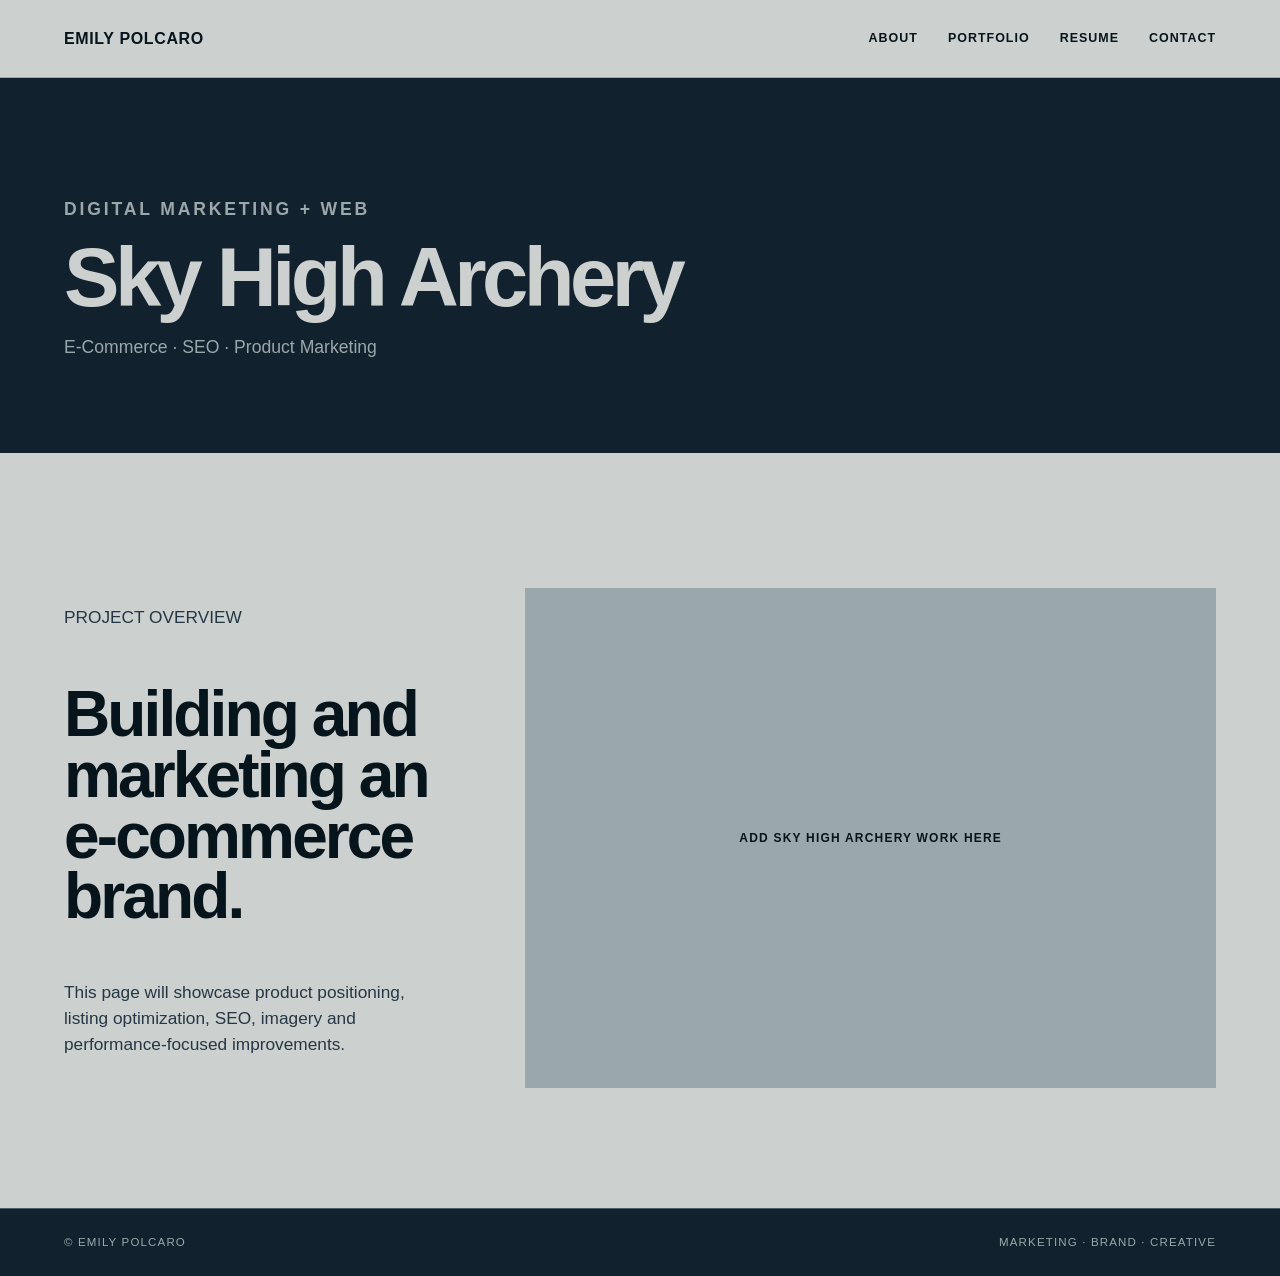
<file: sky-high-archery.html>
<!DOCTYPE html><html lang="en"><head><meta charset="UTF-8"><meta name="viewport" content="width=device-width,initial-scale=1"><title>Sky High Archery | Emily Polcaro</title><link rel="stylesheet" href="styles.css?v=7"></head><body><a class="skip-link" href="#main-content">Skip to main content</a><header class="site-header"><a class="brand" href="index.html">EMILY POLCARO</a><nav class="nav" aria-label="Primary navigation"><a href="index.html#about">About</a><a href="digital-marketing.html">Portfolio</a><a href="resume.html">Resume</a><a href="index.html#contact">Contact</a></nav></header><main id="main-content"><section class="page-hero"><p class="section-kicker light">DIGITAL MARKETING + WEB</p><h1>Sky High Archery</h1><p>E-Commerce · SEO · Product Marketing</p></section><section class="detail-page"><div class="detail-grid"><div><p class="project-meta">PROJECT OVERVIEW</p><h2>Building and marketing an e-commerce brand.</h2><p>This page will showcase product positioning, listing optimization, SEO, imagery and performance-focused improvements.</p></div><div class="detail-placeholder">Add Sky High Archery work here</div></div></section></main><footer class="footer"><span>© Emily Polcaro</span><span>Marketing · Brand · Creative</span></footer></body></html>
</file>
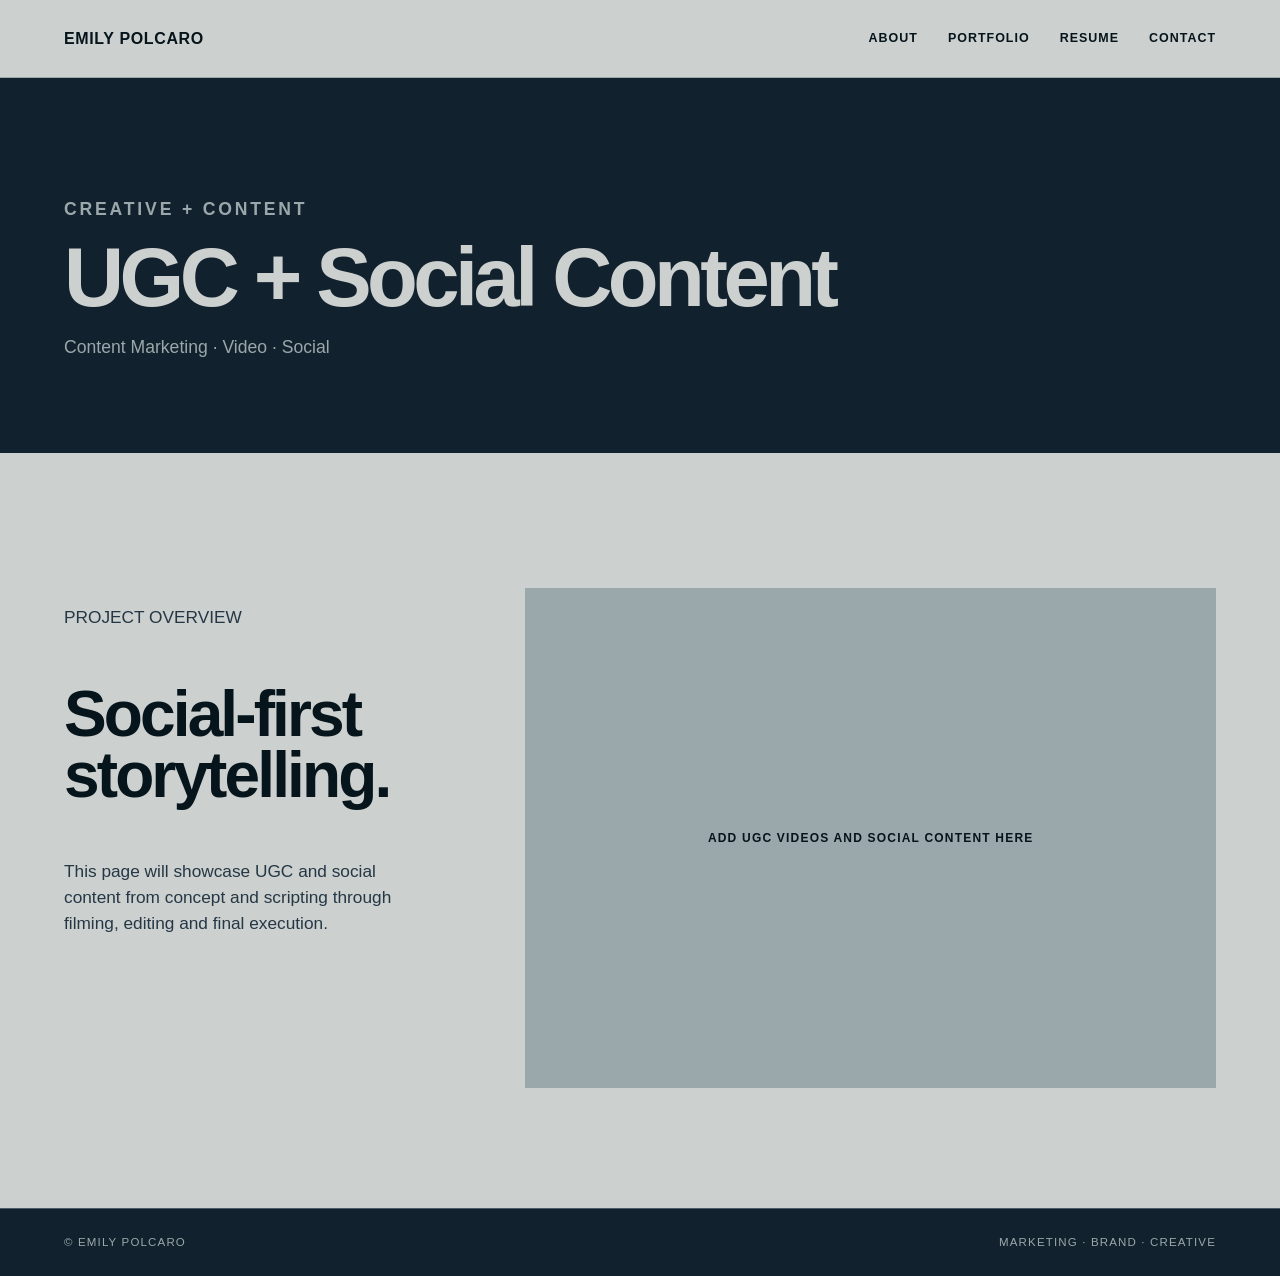
<file: ugc-social.html>
<!DOCTYPE html><html lang="en"><head><meta charset="UTF-8"><meta name="viewport" content="width=device-width,initial-scale=1"><title>UGC + Social Content | Emily Polcaro</title><link rel="stylesheet" href="styles.css?v=7"></head><body><a class="skip-link" href="#main-content">Skip to main content</a><header class="site-header"><a class="brand" href="index.html">EMILY POLCARO</a><nav class="nav" aria-label="Primary navigation"><a href="index.html#about">About</a><a href="creative-content.html">Portfolio</a><a href="resume.html">Resume</a><a href="index.html#contact">Contact</a></nav></header><main id="main-content"><section class="page-hero"><p class="section-kicker light">CREATIVE + CONTENT</p><h1>UGC + Social Content</h1><p>Content Marketing · Video · Social</p></section><section class="detail-page"><div class="detail-grid"><div><p class="project-meta">PROJECT OVERVIEW</p><h2>Social-first storytelling.</h2><p>This page will showcase UGC and social content from concept and scripting through filming, editing and final execution.</p></div><div class="detail-placeholder">Add UGC videos and social content here</div></div></section></main><footer class="footer"><span>© Emily Polcaro</span><span>Marketing · Brand · Creative</span></footer></body></html>
</file>
<file: styles.css>
:root {
  --ink: #06141b;
  --navy: #11212d;
  --slate: #253745;
  --steel: #4a5c6a;
  --mist: #9ba8ab;
  --cloud: #ccd0cf;
  --focus-light: #ccd0cf;
  --focus-dark: #253745;
}

* {
  box-sizing: border-box;
}

html {
  scroll-behavior: smooth;
}

body {
  margin: 0;
  color: var(--ink);
  background: var(--cloud);
  font-family: Arial, Helvetica, sans-serif;
  line-height: 1.5;
}

a {
  color: inherit;
  text-decoration: none;
}

a:focus-visible,
button:focus-visible,
[tabindex]:focus-visible {
  outline: 3px solid var(--focus-dark);
  outline-offset: 4px;
  box-shadow: 0 0 0 6px var(--focus-light);
}

.skip-link {
  position: fixed;
  top: 12px;
  left: 12px;
  z-index: 100;
  padding: 12px 18px;
  color: var(--cloud);
  background: var(--ink);
  font-size: .78rem;
  font-weight: 800;
  letter-spacing: .08em;
  text-transform: uppercase;
  transform: translateY(-180%);
  transition: transform .18s ease;
}

.skip-link:focus {
  transform: translateY(0);
}

.sr-only {
  position: absolute;
  width: 1px;
  height: 1px;
  padding: 0;
  margin: -1px;
  overflow: hidden;
  clip: rect(0, 0, 0, 0);
  white-space: nowrap;
  border: 0;
}

#about,
#portfolio,
#contact,
#main-content {
  scroll-margin-top: 90px;
}

.site-header {
  min-height: 78px;
  padding: 0 5vw;
  display: flex;
  align-items: center;
  justify-content: space-between;
  border-bottom: 1px solid var(--mist);
  background: var(--cloud);
  position: sticky;
  top: 0;
  z-index: 20;
}

.brand {
  min-height: 44px;
  display: inline-flex;
  align-items: center;
  font-weight: 900;
  letter-spacing: .04em;
}

.nav {
  display: flex;
  gap: 30px;
  text-transform: uppercase;
  font-size: .78rem;
  font-weight: 700;
  letter-spacing: .08em;
}

.nav a,
.contact-links a,
.text-link {
  min-height: 44px;
  display: inline-flex;
  align-items: center;
}

.nav a:hover,
.text-link:hover,
.contact-links a:hover {
  text-decoration: underline;
  text-decoration-thickness: 2px;
  text-underline-offset: 5px;
}

.hero {
  height: 142vh;
  background: var(--cloud);
}

.hero-sticky {
  height: calc(100vh - 78px);
  min-height: 650px;
  position: sticky;
  top: 78px;
  padding: clamp(36px, 5vh, 58px) 5vw clamp(30px, 4vh, 48px);
  display: grid;
  grid-template-rows: auto 1fr auto;
  overflow: hidden;
}

.hero-meta {
  max-width: 1500px;
  width: 100%;
  margin: 0 auto;
  display: flex;
  align-items: center;
  justify-content: space-between;
  gap: 30px;
  color: var(--slate);
  font-size: .67rem;
  font-weight: 800;
  letter-spacing: .13em;
  text-transform: uppercase;
}

.eyebrow,
.section-kicker {
  font-size: .72rem;
  letter-spacing: .16em;
  font-weight: 800;
  text-transform: uppercase;
}

.kinetic-stage {
  min-height: 0;
  max-width: 1500px;
  width: 100%;
  margin: 0 auto;
  position: relative;
  display: grid;
  place-items: center;
}

.kinetic-prefix {
  position: absolute;
  top: clamp(45px, 9vh, 92px);
  left: 0;
  z-index: 6;
  margin: 0;
  font-family: Georgia, serif;
  font-size: clamp(1.45rem, 2.5vw, 2.7rem);
  font-weight: 700;
  letter-spacing: -.035em;
}

.kinetic-title {
  width: 100%;
  height: clamp(260px, 43vh, 470px);
  position: relative;
  margin: 0;
  font-size: clamp(6.2rem, 15.1vw, 15rem);
  line-height: .72;
  letter-spacing: -.085em;
  text-transform: uppercase;
}

.kinetic-title::before,
.kinetic-title::after,
.kinetic-core,
.kinetic-core::before {
  position: absolute;
  top: 50%;
  left: 50%;
  display: block;
  white-space: nowrap;
  will-change: transform;
}

.kinetic-title::before,
.kinetic-title::after,
.kinetic-core::before {
  content: attr(data-text);
}

.kinetic-title::before {
  z-index: 1;
  color: var(--mist);
  opacity: .48;
  transform: translate(calc(-50% + var(--kinetic-x-one, 0px)), calc(-68% + var(--kinetic-y-one, -52px)));
}

.kinetic-title::after {
  z-index: 2;
  color: var(--steel);
  opacity: .58;
  transform: translate(calc(-50% + var(--kinetic-x-two, 0px)), calc(-58% + var(--kinetic-y-two, -20px)));
}

.kinetic-core::before {
  z-index: 3;
  color: var(--slate);
  opacity: .72;
  transform: translate(calc(-50% + var(--kinetic-x-three, 0px)), calc(-48% + var(--kinetic-y-three, 14px)));
}

.kinetic-core {
  z-index: 4;
  color: var(--ink);
  transform: translate(calc(-50% + var(--kinetic-x-four, 0px)), calc(-38% + var(--kinetic-y-four, 48px)));
}

.kinetic-scroll {
  position: absolute;
  right: 0;
  bottom: clamp(25px, 5vh, 52px);
  z-index: 6;
  margin: 0;
  color: var(--slate);
  font-size: .66rem;
  font-weight: 800;
  letter-spacing: .11em;
}

.kinetic-scroll::after {
  content: "↓";
  margin-left: 10px;
}

.hero-intro {
  max-width: 1500px;
  width: 100%;
  margin: 0 auto;
  padding-top: 22px;
  border-top: 1px solid var(--steel);
  display: grid;
  grid-template-columns: minmax(0, 720px) auto;
  align-items: center;
  justify-content: space-between;
  gap: 36px;
}

.hero-copy {
  margin: 0;
  font-size: clamp(1rem, 1.4vw, 1.25rem);
}

.hero-cta {
  min-width: 225px;
  min-height: 52px;
  padding: 13px 17px;
  border: 2px solid var(--ink);
  display: inline-flex;
  align-items: center;
  justify-content: space-between;
  gap: 30px;
  color: var(--cloud);
  background: var(--ink);
  font-size: .72rem;
  font-weight: 800;
  letter-spacing: .09em;
  text-transform: uppercase;
  transition: color .2s ease, background .2s ease;
}

.hero-cta:hover {
  color: var(--ink);
  background: var(--cloud);
}

.hero-cta::after {
  content: "→";
}

.text-link {
  font-weight: 800;
  font-size: .78rem;
  letter-spacing: .1em;
}

.section-pad {
  padding: 120px 5vw;
}

.intro {
  background: var(--mist);
}

.intro-grid {
  display: grid;
  grid-template-columns: 1.15fr .85fr;
  gap: 9vw;
  margin-top: 50px;
}

.intro h2,
.portfolio-heading h2,
.contact h2,
.page-hero h1 {
  font-size: clamp(3rem, 6.5vw, 6.5rem);
  line-height: .92;
  letter-spacing: -.055em;
  margin: 0;
}

.intro-grid p {
  font-size: 1.15rem;
  margin: 0 0 24px;
  color: var(--slate);
}

.portfolio {
  background: var(--cloud);
}

.portfolio-heading {
  text-align: center;
  max-width: 950px;
  margin: 0 auto 65px;
}

.portfolio-heading h2 {
  margin: 18px 0 22px;
}

.portfolio-heading > p:last-child {
  font-size: 1.1rem;
  color: var(--slate);
  max-width: 760px;
  margin: 0 auto;
}

.category-grid {
  display: grid;
  grid-template-columns: repeat(3, 1fr);
  gap: 20px;
  max-width: 1400px;
  margin: auto;
}

.category-card {
  min-height: 460px;
  position: relative;
  overflow: hidden;
  background-color: var(--navy);
  background-size: cover;
  background-position: center;
}

.brand-card {
  background: var(--ink);
}

.digital-card {
  background: var(--navy);
}

.creative-card {
  background: var(--slate);
}

.category-overlay {
  position: absolute;
  inset: 0;
  background: inherit;
  color: var(--cloud);
  padding: 35px;
  display: flex;
  flex-direction: column;
  align-items: center;
  justify-content: center;
  text-align: center;
  transition: background .25s ease;
}

.category-card:hover .category-overlay {
  background: var(--ink);
}

.category-overlay p {
  position: absolute;
  top: 20px;
  left: 28px;
  font-size: .7rem;
  letter-spacing: .15em;
}

.category-overlay h3 {
  font-family: Georgia, serif;
  font-weight: 400;
  font-size: clamp(2rem, 3vw, 3.4rem);
  line-height: 1;
  margin: 0 0 18px;
}

.category-overlay span {
  font-size: .78rem;
  letter-spacing: .08em;
  text-transform: uppercase;
  max-width: 300px;
}

.skills-banner {
  display: flex;
  overflow: hidden;
  gap: 55px;
  padding: 24px 5vw;
  border-top: 1px solid var(--steel);
  border-bottom: 1px solid var(--steel);
  background: var(--mist);
  white-space: nowrap;
  font-weight: 900;
  font-size: .75rem;
  letter-spacing: .12em;
}

.dark-section {
  background: var(--ink);
  color: var(--cloud);
}

.section-kicker.light {
  color: var(--mist);
}

.contact {
  position: relative;
  overflow: hidden;
  padding-top: 90px;
  padding-bottom: 90px;
  background: var(--mist);
}

.contact-heading,
.contact-grid {
  position: relative;
  z-index: 1;
}

.contact-heading {
  max-width: 1060px;
  margin: 0 auto 46px;
  text-align: center;
}

.contact h2 {
  margin: 18px auto 20px;
  max-width: 1050px;
  font-size: clamp(2.8rem, 5.4vw, 5.4rem);
  line-height: .92;
  letter-spacing: -.055em;
}

.contact-copy {
  max-width: 680px;
  margin: 0 auto;
  color: var(--slate);
  font-size: 1.12rem;
}

.contact-success {
  max-width: 680px;
  margin: 24px auto 0;
  padding: 14px 18px;
  border: 1px solid var(--slate);
  background: var(--cloud);
  color: var(--ink);
  font-weight: 700;
}

.contact-grid {
  display: grid;
  grid-template-columns: minmax(0, 1.3fr) minmax(300px, .7fr);
  max-width: 1180px;
  margin: 0 auto;
  box-shadow: 0 24px 60px rgba(6, 20, 27, .13);
}

.contact-form {
  padding: clamp(28px, 4vw, 46px);
  background: var(--cloud);
}

.form-row {
  display: grid;
  grid-template-columns: repeat(2, minmax(0, 1fr));
  gap: 28px;
}

.form-field {
  margin-bottom: 22px;
}

.form-field label {
  display: block;
  margin-bottom: 9px;
  color: var(--ink);
  font-size: .75rem;
  font-weight: 800;
  letter-spacing: .08em;
  text-transform: uppercase;
}

.form-field input,
.form-field textarea {
  width: 100%;
  min-height: 48px;
  padding: 10px 2px;
  border: 0;
  border-bottom: 2px solid var(--steel);
  border-radius: 0;
  color: var(--ink);
  background: transparent;
  font: inherit;
}

.form-field textarea {
  min-height: 92px;
  resize: vertical;
}

.form-field input:hover,
.form-field textarea:hover {
  border-color: var(--slate);
}

.form-field input:focus-visible,
.form-field textarea:focus-visible {
  outline: 3px solid var(--focus-dark);
  outline-offset: 4px;
  border-color: var(--ink);
  box-shadow: 0 0 0 6px var(--focus-light);
}

.form-field input:user-invalid,
.form-field textarea:user-invalid {
  border-color: var(--ink);
  border-style: double;
}

.form-honeypot {
  position: absolute !important;
  width: 1px !important;
  height: 1px !important;
  padding: 0 !important;
  margin: -1px !important;
  overflow: hidden !important;
  clip: rect(0, 0, 0, 0) !important;
  white-space: nowrap !important;
  border: 0 !important;
}

.required-note {
  margin: -8px 0 16px;
  color: var(--slate);
  font-size: .75rem;
}

.contact-submit {
  width: 100%;
  min-height: 54px;
  padding: 14px 20px;
  border: 2px solid var(--ink);
  display: flex;
  align-items: center;
  justify-content: space-between;
  color: var(--cloud);
  background: var(--ink);
  font: inherit;
  font-size: .78rem;
  font-weight: 800;
  letter-spacing: .1em;
  text-transform: uppercase;
  cursor: pointer;
}

.contact-submit:hover {
  color: var(--ink);
  background: var(--cloud);
}

.contact-submit::after,
.contact-links a::after {
  content: "→";
}

.contact-links a.external-link::after {
  content: "↗";
}

.contact-direct {
  padding: clamp(28px, 4vw, 46px);
  color: var(--cloud);
  background: var(--navy);
}

.contact-direct h3 {
  margin: 22px 0 15px;
  font-family: Georgia, serif;
  font-size: clamp(2rem, 3vw, 3.1rem);
  font-weight: 400;
  line-height: 1.02;
}

.contact-direct > p:not(.section-kicker) {
  margin: 0;
  color: var(--mist);
  font-size: 1rem;
}

.contact-links {
  margin-top: 32px;
  border-top: 1px solid var(--steel);
}

.contact-links a {
  min-height: 58px;
  padding: 12px 0;
  border-bottom: 1px solid var(--steel);
  display: flex;
  align-items: center;
  justify-content: space-between;
  gap: 20px;
  color: var(--cloud);
  font-size: .77rem;
  font-weight: 800;
  letter-spacing: .08em;
  text-transform: uppercase;
}

.contact-links a:hover {
  color: var(--mist);
}

.footer {
  background: var(--navy);
  color: var(--mist);
  border-top: 1px solid var(--steel);
  padding: 25px 5vw;
  display: flex;
  justify-content: space-between;
  font-size: .72rem;
  text-transform: uppercase;
  letter-spacing: .1em;
}

.page-hero {
  padding: 100px 5vw 75px;
  background: var(--navy);
  color: var(--cloud);
}

.page-hero p {
  max-width: 750px;
  color: var(--mist);
  font-size: 1.1rem;
}

.category-intro {
  background: var(--mist);
  text-align: center;
  padding: 65px 5vw 35px;
}

.category-intro p {
  max-width: 950px;
  margin: auto;
  font-size: 1.1rem;
  color: var(--slate);
}

.project-card-grid {
  background: var(--cloud);
  padding: 45px 6vw 120px;
  display: grid;
  grid-template-columns: repeat(2, 1fr);
  gap: 42px 38px;
}

.project-card-grid.three {
  grid-template-columns: repeat(3, 1fr);
}

.work-card {
  display: block;
}

.work-card-image {
  min-height: 330px;
  background-size: cover;
  background-position: center;
  display: flex;
  align-items: center;
  justify-content: center;
  text-align: center;
  color: var(--cloud);
  padding: 25px;
  font-size: .72rem;
  font-weight: 700;
  letter-spacing: .11em;
  text-transform: uppercase;
  transition: transform .25s ease, filter .25s ease;
}

.work-card:hover .work-card-image {
  transform: translateY(-3px);
  filter: brightness(.88);
}

.work-card-copy {
  padding-top: 18px;
}

.work-card-copy h2 {
  font-size: 1.25rem;
  letter-spacing: .02em;
  text-transform: uppercase;
  margin: 0 0 6px;
  font-weight: 500;
}

.work-card-copy p,
.work-card-copy span {
  font-family: Georgia, serif;
  font-style: italic;
  color: var(--slate);
  line-height: 1.35;
}

.work-card-copy p {
  font-size: 1rem;
  margin: 0 0 3px;
}

.work-card-copy span {
  font-size: .95rem;
}

.friendlies-tile {
  background: var(--ink);
}

.business-tile {
  background: var(--navy);
}

.bentley-tile {
  background: var(--slate);
}

.ivey-tile {
  background: var(--ink);
}

.skyhigh-tile {
  background: var(--navy);
}

.midway-tile {
  background: var(--ink);
}

.ugc-tile {
  background: var(--navy);
}

.photography-tile {
  background: var(--slate);
}

.detail-page {
  background: var(--cloud);
  padding: 80px 5vw 120px;
}

.detail-page h2 {
  font-size: clamp(2.4rem, 5vw, 5rem);
  line-height: .95;
  letter-spacing: -.045em;
}

.detail-grid {
  display: grid;
  grid-template-columns: .7fr 1.3fr;
  gap: 7vw;
  margin-top: 55px;
}

.detail-grid p {
  font-size: 1.08rem;
  color: var(--slate);
}

.detail-placeholder {
  min-height: 500px;
  background: var(--mist);
  display: grid;
  place-items: center;
  text-align: center;
  color: var(--ink);
  text-transform: uppercase;
  letter-spacing: .1em;
  font-size: .75rem;
  font-weight: 700;
  padding: 30px;
}

@media (max-width: 900px) {
  .project-card-grid.three {
    grid-template-columns: repeat(2, 1fr);
  }

  .contact-grid {
    grid-template-columns: 1fr;
  }
}

@media (max-width: 800px) {
  .site-header {
    height: auto;
    padding-top: 12px;
    padding-bottom: 12px;
    align-items: flex-start;
  }

  .nav {
    gap: 8px 14px;
    flex-wrap: wrap;
    justify-content: flex-end;
  }

  .hero {
    height: 132vh;
  }

  .hero-sticky {
    padding: 32px 6vw 28px;
  }

  .hero-intro {
    grid-template-columns: 1fr;
    gap: 20px;
    padding-top: 18px;
  }

  .hero-cta {
    width: 100%;
  }

  .kinetic-title {
    height: clamp(250px, 39vh, 365px);
    font-size: clamp(5rem, 20vw, 8rem);
  }

  .kinetic-prefix {
    top: 34px;
  }

  .kinetic-scroll {
    bottom: 18px;
  }

  .section-pad {
    padding: 80px 6vw;
  }

  .intro-grid,
  .category-grid,
  .project-card-grid,
  .project-card-grid.three,
  .detail-grid,
  .form-row {
    grid-template-columns: 1fr;
  }

  .contact-heading {
    margin-bottom: 36px;
  }

  .category-card {
    min-height: 390px;
  }

  .work-card-image {
    min-height: 300px;
  }

  .footer {
    gap: 20px;
    flex-direction: column;
  }

  .page-hero {
    padding: 75px 6vw 55px;
  }

  .category-intro {
    padding: 50px 6vw 20px;
  }

  .project-card-grid {
    padding: 30px 6vw 80px;
  }
}

@media (max-width: 520px) {
  .site-header {
    position: static;
    display: block;
  }

  .brand {
    margin-bottom: 4px;
  }

  .nav {
    justify-content: flex-start;
  }

  .hero {
    height: 125vh;
  }

  .hero-sticky {
    height: 100vh;
    min-height: 650px;
    top: 0;
    padding-top: 28px;
  }

  .hero-meta p:last-child {
    display: none;
  }

  .kinetic-title {
    height: clamp(235px, 37vh, 330px);
    font-size: clamp(4.6rem, 20vw, 6rem);
  }

  .kinetic-prefix {
    top: 28px;
    font-size: 1.35rem;
  }

  .kinetic-scroll {
    right: auto;
    left: 0;
    bottom: 14px;
  }

  .hero-copy {
    font-size: .97rem;
  }

  .contact h2 {
    font-size: clamp(2.45rem, 12vw, 3.2rem);
    line-height: .94;
  }

  .contact-form,
  .contact-direct {
    padding: 30px 24px;
  }
}

@media (prefers-reduced-motion: reduce) {
  html {
    scroll-behavior: auto;
  }

  *,
  *::before,
  *::after {
    scroll-behavior: auto !important;
    transition-duration: .01ms !important;
    animation-duration: .01ms !important;
    animation-iteration-count: 1 !important;
  }

  .kinetic-scroll {
    display: none;
  }
}

/* Homepage — editorial Prismic-inspired palette and motion */
.home-page {
  --ref-ink: #111111;
  --ref-paper: #fbfaf7;
  color: var(--ref-ink);
  background: var(--ref-paper);
}

.home-page .site-header {
  border-color: var(--ref-ink);
  background: var(--ref-paper);
}

.home-page a:focus-visible,
.home-page button:focus-visible,
.home-page [tabindex]:focus-visible {
  outline-color: var(--ref-ink);
  box-shadow: 0 0 0 6px var(--ref-paper);
}

.home-page .hero {
  height: 150vh;
  background: var(--ref-paper);
}

.home-page .hero-sticky {
  height: calc(100vh - 78px);
  min-height: 650px;
  position: sticky;
  top: 78px;
  padding: clamp(28px, 4vh, 46px) 5vw 32px;
  overflow: hidden;
  isolation: isolate;
}

.home-page .hero-meta {
  position: relative;
  z-index: 8;
  color: var(--ref-ink);
}

.home-page .hero-message {
  width: min(820px, 66vw);
  position: absolute;
  z-index: 5;
  top: 49%;
  left: 50%;
  text-align: center;
  transform: translate(-50%, calc(-50% + var(--hero-copy-y, 0px)));
  opacity: var(--hero-copy-opacity, 1);
}

.home-page .hero-eyebrow {
  margin: 0 0 24px;
  color: var(--ref-ink);
  font-size: .7rem;
  font-weight: 800;
  letter-spacing: .17em;
  text-transform: uppercase;
}

.home-page .hero-message h1 {
  margin: 0;
  color: var(--ref-ink);
  font-family: Arial, Helvetica, sans-serif;
  font-size: clamp(4.7rem, 9vw, 9.4rem);
  font-weight: 800;
  line-height: .78;
  letter-spacing: -.075em;
}

.home-page .hero-message h1 span {
  color: var(--ref-ink);
}

.home-page .hero-copy {
  max-width: 590px;
  margin: 34px auto 26px;
  color: var(--ref-ink);
  font-size: clamp(1rem, 1.3vw, 1.18rem);
}

.home-page .hero-copy span {
  display: block;
}

.home-page .hero-cta {
  position: relative;
  width: 252px;
  min-width: 252px;
  max-width: 252px;
  height: 54px;
  min-height: 54px;
  padding: 0 22px;
  border-radius: 999px;
  flex: 0 0 252px;
  white-space: nowrap;
  color: #ffffff;
  border-color: var(--ref-ink);
  background: var(--ref-ink);
}

.home-page .hero-cta::after {
  position: absolute;
  right: 12px;
  font-size: 1.05rem;
  line-height: 1;
}

@media (max-width: 640px) {
  .home-page .hero-cta {
    width: 252px;
    min-width: 252px;
    max-width: 252px;
  }
}

.home-page .hero-cta:hover {
  color: var(--ref-ink);
  background: #ffffff;
}

.home-page .hero-rail {
  width: clamp(250px, 22vw, 340px);
  position: absolute;
  z-index: 3;
  top: 4%;
  bottom: 4%;
  display: grid;
  grid-template-columns: repeat(2, minmax(0, 1fr));
  grid-template-rows: repeat(3, minmax(0, 1fr));
  align-items: center;
  justify-items: center;
  column-gap: clamp(12px, 1.4vw, 24px);
  row-gap: 3px;
  pointer-events: none;
}

.home-page .hero-rail-left {
  left: 1.25vw;
  transform: translate(var(--hero-left-x, 0px), var(--hero-up-y-small, 0px));
}

.home-page .hero-rail-right {
  right: 1.25vw;
  transform: translate(var(--hero-right-x, 0px), var(--hero-down-y-small, 0px));
}

.home-page .hero-object {
  width: min(100%, 126px);
  max-height: 100%;
  position: relative;
  display: grid;
  place-items: center;
  opacity: var(--hero-object-opacity, 1);
  will-change: transform, opacity;
}

.home-page .hero-object img {
  display: block;
  width: 100%;
  height: auto;
  animation: object-arrive .8s cubic-bezier(.2, .8, .2, 1) both;
}

.home-page .object-campaign,
.home-page .object-analytics { width: min(100%, 145px); }

.home-page .object-lightbulb,
.home-page .object-pie,
.home-page .object-message { width: min(82%, 106px); }

.home-page .object-engage,
.home-page .object-notification,
.home-page .object-new { width: min(100%, 138px); }

.home-page .hero-rail-left .hero-object:nth-child(odd),
.home-page .hero-rail-right .hero-object:nth-child(even) { transform: translateY(-3px); }

.home-page .hero-rail-left .hero-object:nth-child(even),
.home-page .hero-rail-right .hero-object:nth-child(odd) { transform: translateY(3px); }

.home-page .object-analytics img { animation-delay: .1s; }
.home-page .object-social img { animation-delay: .18s; }
.home-page .object-search img { animation-delay: .27s; }
.home-page .object-target img { animation-delay: .06s; }
.home-page .object-lightbulb img { animation-delay: .14s; }
.home-page .object-clapper img { animation-delay: .22s; }
.home-page .object-hashtag img { animation-delay: .3s; }
.home-page .object-plane img { animation-delay: .38s; }
.home-page .object-shopping img { animation-delay: .46s; }
.home-page .object-profile img { animation-delay: .11s; }
.home-page .object-engage img { animation-delay: .19s; }
.home-page .object-email img { animation-delay: .27s; }
.home-page .object-clipboard img { animation-delay: .35s; }
.home-page .object-pie img { animation-delay: .03s; }
.home-page .object-message img { animation-delay: .08s; }
.home-page .object-notification img { animation-delay: .42s; }
.home-page .object-new img { animation-delay: .5s; }

@keyframes object-arrive {
  from { opacity: 0; transform: translateY(28px) scale(.82) rotate(-4deg); }
  to { opacity: 1; transform: translateY(0) scale(1) rotate(0); }
}

.home-page .section-heading-row {
  padding-bottom: 24px;
  border-bottom: 1px solid var(--ref-ink);
  display: flex;
  justify-content: space-between;
  gap: 30px;
}

.home-page .section-heading-row p {
  margin: 0;
}

.home-page .section-note {
  color: var(--ref-ink);
  font-size: .67rem;
  font-weight: 800;
  letter-spacing: .12em;
}

.home-page .intro {
  color: var(--ref-ink);
  border-top: 1px solid var(--ref-ink);
  border-bottom: 1px solid var(--ref-ink);
  background: var(--ref-paper);
}

.home-page .intro-grid p {
  color: var(--ref-ink);
}

.home-page .portfolio {
  color: var(--ref-ink);
  background: var(--ref-paper);
}

.home-page .portfolio-heading {
  max-width: 1060px;
  margin: 72px 0 65px;
  text-align: left;
}

.home-page .portfolio-heading > p:last-child {
  color: var(--ref-ink);
  margin: 0;
}

.home-page .brand-card,
.home-page .brand-card .category-overlay {
  color: #ffffff;
  background: var(--ref-ink);
}

.home-page .digital-card,
.home-page .digital-card .category-overlay {
  color: var(--ref-ink);
  background: #f1f0ec;
}

.home-page .creative-card,
.home-page .creative-card .category-overlay {
  color: #ffffff;
  background: var(--ref-ink);
}

.home-page .category-card {
  border: 2px solid var(--ref-ink);
  box-shadow: 8px 8px 0 var(--ref-ink);
}

.home-page .category-card:hover .category-overlay {
  color: #ffffff;
  background: #333333;
}

.home-page .contact {
  color: var(--ref-ink);
  border-top: 1px solid var(--ref-ink);
  background: var(--ref-paper);
}

.home-page .contact-copy,
.home-page .required-note {
  color: var(--ref-ink);
}

.home-page .contact-form {
  background: var(--ref-paper);
}

.home-page .contact-direct,
.home-page .footer {
  color: #ffffff;
  background: var(--ref-ink);
}

.home-page .contact-direct > p:not(.section-kicker),
.home-page .footer {
  color: #ffffff;
}

.home-page .form-field input,
.home-page .form-field textarea,
.home-page .contact-links,
.home-page .contact-links a {
  border-color: var(--ref-ink);
}

.home-page .contact-links a {
  color: #ffffff;
}

.home-page .contact-submit {
  color: #ffffff;
  border-color: var(--ref-ink);
  background: var(--ref-ink);
}

.home-page .contact-submit:hover {
  color: var(--ref-ink);
  background: #ffffff;
}

@media (max-width: 900px) {
  .home-page .hero-message { width: min(620px, 70vw); }
  .home-page .hero-rail { width: 18vw; min-width: 150px; grid-template-columns: 1fr; grid-template-rows: repeat(6, minmax(0, 1fr)); }
  .home-page .hero-object,
  .home-page .object-campaign,
  .home-page .object-analytics,
  .home-page .object-lightbulb,
  .home-page .object-engage,
  .home-page .object-notification,
  .home-page .object-new,
  .home-page .object-message { width: min(100%, 88px); }
}

@media (max-width: 640px) {
  .home-page .hero { height: 132vh; }
  .home-page .hero-sticky { height: 100vh; min-height: 660px; top: 0; padding: 24px 6vw; }
  .home-page .hero-message { width: 76vw; top: 47%; }
  .home-page .hero-message h1 { font-size: clamp(4rem, 20vw, 5.7rem); }
  .home-page .hero-copy { max-width: 320px; margin-top: 26px; }
  .home-page .hero-rail { width: 70px; min-width: 0; top: 8%; bottom: 8%; }
  .home-page .hero-rail-left { left: -19px; }
  .home-page .hero-rail-right { right: -19px; }
  .home-page .hero-object,
  .home-page .object-campaign,
  .home-page .object-analytics,
  .home-page .object-lightbulb,
  .home-page .object-engage,
  .home-page .object-notification,
  .home-page .object-new,
  .home-page .object-message { width: 62px; }
  .home-page .hero-rail-left .hero-object:nth-child(n+5),
  .home-page .hero-rail-right .hero-object:nth-child(n+5) { display: none; }
  .home-page .section-heading-row { align-items: flex-start; flex-direction: column; gap: 8px; }
}

@media (prefers-reduced-motion: reduce) {
  .home-page .hero-object img { animation: none; }
}

/* Natural side scatter for the homepage hero */
.home-page .hero-message {
  width: min(760px, 54vw);
}

.home-page .hero-icons {
  position: absolute;
  z-index: 3;
  inset: 0;
  overflow: hidden;
  pointer-events: none;
}

.home-page .hero-icons .hero-object {
  position: absolute;
  display: block;
  opacity: var(--icon-opacity, 1);
  transform: translate(var(--icon-shift-x, 0px), var(--icon-shift-y, 0px)) rotate(var(--icon-rotate, 0deg));
  transform-origin: center;
  will-change: transform, opacity;
}

.home-page .hero-icons .object-campaign {
  width: clamp(180px, 15vw, 230px);
  top: 6%;
  left: -2.2vw;
  --icon-rotate: -7deg;
}

.home-page .hero-icons .object-target {
  width: clamp(88px, 7vw, 106px);
  top: 10%;
  left: 16.5vw;
  --icon-rotate: 6deg;
}

.home-page .hero-icons .object-profile {
  width: clamp(100px, 7.7vw, 118px);
  top: 37%;
  left: 14vw;
  --icon-rotate: -4deg;
}

.home-page .hero-icons .object-social {
  width: clamp(96px, 7.4vw, 112px);
  top: 54%;
  left: 2vw;
  --icon-rotate: 7deg;
}

.home-page .hero-icons .object-clapper {
  width: clamp(104px, 8vw, 122px);
  top: 68%;
  left: 12vw;
  --icon-rotate: -5deg;
}

.home-page .hero-icons .object-plane {
  width: clamp(120px, 9vw, 138px);
  top: 83%;
  left: -.8vw;
  --icon-rotate: 9deg;
}

.home-page .hero-icons .object-analytics {
  width: clamp(150px, 11vw, 174px);
  top: 5%;
  right: -1.4vw;
  --icon-rotate: 6deg;
}

.home-page .hero-icons .object-lightbulb {
  width: clamp(84px, 6.5vw, 100px);
  top: 16%;
  right: 16.5vw;
  --icon-rotate: -5deg;
}

.home-page .hero-icons .object-hashtag {
  width: clamp(82px, 6.2vw, 96px);
  top: 38%;
  right: 15vw;
  --icon-rotate: 5deg;
}

.home-page .hero-icons .object-search {
  width: clamp(145px, 10.8vw, 170px);
  top: 51%;
  right: -1.4vw;
  --icon-rotate: -7deg;
}

.home-page .hero-icons .object-shopping {
  width: clamp(98px, 7.5vw, 116px);
  top: 70%;
  right: 12vw;
  --icon-rotate: 5deg;
}

@media (max-width: 1150px) {
  .home-page .hero-message { width: min(590px, 56vw); }
  .home-page .hero-icons .object-campaign { width: 150px; left: -30px; }
  .home-page .hero-icons .object-target { width: 80px; left: 11vw; }
  .home-page .hero-icons .object-profile { width: 90px; left: 9vw; }
  .home-page .hero-icons .object-social { width: 86px; left: -4px; }
  .home-page .hero-icons .object-clapper { width: 94px; left: 11vw; }
  .home-page .hero-icons .object-plane { width: 106px; left: -18px; }
  .home-page .hero-icons .object-analytics { width: 135px; right: -24px; }
  .home-page .hero-icons .object-lightbulb { width: 78px; right: 11vw; }
  .home-page .hero-icons .object-hashtag { width: 74px; right: 10vw; }
  .home-page .hero-icons .object-search { width: 128px; right: -22px; }
  .home-page .hero-icons .object-shopping { width: 88px; right: 10vw; }
}

@media (max-width: 900px) {
  .home-page .hero-message { width: 64vw; }
  .home-page .hero-icons .object-campaign { width: 120px; top: 4%; left: -28px; }
  .home-page .hero-icons .object-target { width: 78px; top: 25%; left: 5vw; }
  .home-page .hero-icons .object-profile { width: 88px; top: 41%; left: 4vw; }
  .home-page .hero-icons .object-social { width: 82px; top: 58%; left: -12px; }
  .home-page .hero-icons .object-clapper { width: 86px; top: 76%; left: 5vw; }
  .home-page .hero-icons .object-plane { width: 98px; top: 88%; left: -18px; }
  .home-page .hero-icons .object-analytics { width: 118px; top: 5%; right: -24px; }
  .home-page .hero-icons .object-lightbulb { width: 72px; top: 27%; right: 5vw; }
  .home-page .hero-icons .object-hashtag { width: 68px; top: 43%; right: 5vw; }
  .home-page .hero-icons .object-search { width: 112px; top: 59%; right: -20px; }
  .home-page .hero-icons .object-shopping { width: 80px; top: 78%; right: 4vw; }
}

@media (max-width: 640px) {
  .home-page .hero-message { width: 72vw; top: 47%; }
  .home-page .hero-icons .object-campaign { width: 70px; top: 4%; left: -22px; }
  .home-page .hero-icons .object-target { width: 52px; top: 20%; left: -8px; }
  .home-page .hero-icons .object-profile { width: 54px; top: 35%; left: -10px; }
  .home-page .hero-icons .object-social { width: 54px; top: 51%; left: -12px; }
  .home-page .hero-icons .object-clapper { width: 55px; top: 67%; left: -10px; }
  .home-page .hero-icons .object-plane { width: 64px; top: 84%; left: -20px; }
  .home-page .hero-icons .object-analytics { width: 68px; top: 5%; right: -21px; }
  .home-page .hero-icons .object-lightbulb { width: 49px; top: 22%; right: -7px; }
  .home-page .hero-icons .object-hashtag { width: 46px; top: 39%; right: -6px; }
  .home-page .hero-icons .object-search { width: 65px; top: 57%; right: -20px; }
  .home-page .hero-icons .object-shopping { width: 52px; top: 76%; right: -9px; }
}

@media (prefers-reduced-motion: reduce) {
  .home-page .hero-icons .hero-object {
    opacity: 1;
    transform: rotate(var(--icon-rotate, 0deg));
  }
}

/* Remove the remaining vertical gap in narrow desktop/tablet windows. */
@media (min-width: 641px) and (max-width: 980px) {
  .home-page .hero {
    min-height: 520px;
  }

  .home-page .hero-sticky {
    height: 520px;
    min-height: 520px;
    padding-block: 18px;
  }

  .home-page .mobile-hero-icons {
    top: 18px;
  }

  .home-page .hero-message {
    top: 126px;
  }

  .home-page .hero-eyebrow {
    margin-bottom: 15px;
  }

  .home-page .hero-copy {
    margin-top: 21px;
    margin-bottom: 19px;
  }
}

/* Give the four-icon responsive row the same lively drift as desktop. */
.home-page .mobile-hero-icon {
  --mobile-drift-x: 5px;
  --mobile-drift-y: -8px;
  --mobile-drift-turn: .8deg;
  --mobile-drift-time: 5.8s;
  --mobile-drift-delay: -1.4s;
}

.home-page .mobile-hero-icon:nth-child(2n) {
  --mobile-drift-x: -5px;
  --mobile-drift-y: 7px;
  --mobile-drift-turn: -.7deg;
  --mobile-drift-time: 6.4s;
  --mobile-drift-delay: -4.1s;
}

.home-page .mobile-hero-icon:nth-child(3n) {
  --mobile-drift-x: 6px;
  --mobile-drift-y: 6px;
  --mobile-drift-turn: .9deg;
  --mobile-drift-time: 6.8s;
  --mobile-drift-delay: -6.3s;
}

.home-page .mobile-hero-icon:nth-child(4n) {
  --mobile-drift-x: -4px;
  --mobile-drift-y: -8px;
  --mobile-drift-turn: -.8deg;
  --mobile-drift-time: 6.1s;
  --mobile-drift-delay: -2.8s;
}

.home-page .mobile-hero-icon img {
  transform-origin: center;
  animation: mobile-hero-icon-drift var(--mobile-drift-time) ease-in-out var(--mobile-drift-delay) infinite alternate;
}

@keyframes mobile-hero-icon-drift {
  from { transform: translate3d(0, 0, 0) rotate(0deg); }
  to { transform: translate3d(var(--mobile-drift-x), var(--mobile-drift-y), 0) rotate(var(--mobile-drift-turn)); }
}

@media (prefers-reduced-motion: reduce) {
  .home-page .mobile-hero-icon img {
    animation: none;
  }
}

/* Icon Runway hero */
.home-page .hero {
  height: 142vh;
}

.home-page .hero-message {
  width: min(720px, 66vw);
  top: 51%;
  z-index: 5;
}

.home-page .icon-runway {
  position: absolute;
  z-index: 3;
  inset: 0;
  overflow: hidden;
  opacity: var(--runway-opacity, 1);
  transform: translateY(var(--runway-scroll-y, 0px));
  pointer-events: none;
  will-change: transform, opacity;
}

.home-page .runway-lane {
  position: absolute;
  left: 0;
  width: 100%;
  overflow: hidden;
}

.home-page .runway-top {
  top: 0;
  height: 132px;
}

.home-page .runway-bottom {
  bottom: 0;
  height: 140px;
}

.home-page .runway-track {
  width: max-content;
  display: flex;
  animation: runway-forward 28s linear infinite;
  will-change: transform;
}

.home-page .runway-bottom .runway-track {
  animation-name: runway-reverse;
  animation-duration: 31s;
}

.home-page .runway-set {
  flex: 0 0 auto;
  min-width: max(100vw, 1050px);
  height: 100%;
  padding: 8px clamp(30px, 4vw, 68px);
  display: flex;
  align-items: center;
  justify-content: space-around;
  gap: clamp(64px, 8vw, 130px);
}

.home-page .icon-runway .hero-object {
  position: relative;
  inset: auto;
  display: block;
  flex: 0 0 auto;
  opacity: 1;
  transform: none;
  filter: drop-shadow(5px 7px 0 rgba(17, 17, 17, .1));
}

.home-page .icon-runway .hero-object img {
  width: 100%;
  height: auto;
  animation: runway-icon-arrive .72s cubic-bezier(.2, .8, .2, 1) both;
}

.home-page .icon-runway .object-campaign,
.home-page .icon-runway .object-search { width: 102px; }
.home-page .icon-runway .object-target { width: 66px; }
.home-page .icon-runway .object-profile { width: 70px; }
.home-page .icon-runway .object-lightbulb { width: 62px; }
.home-page .icon-runway .object-hashtag { width: 58px; }
.home-page .icon-runway .object-social { width: 66px; }
.home-page .icon-runway .object-analytics { width: 88px; }
.home-page .icon-runway .object-clapper { width: 70px; }
.home-page .icon-runway .object-plane { width: 80px; }
.home-page .icon-runway .object-shopping { width: 70px; }

.home-page .runway-top .hero-object:nth-child(even) { transform: translateY(8px) rotate(4deg); }
.home-page .runway-top .hero-object:nth-child(odd) { transform: translateY(-5px) rotate(-3deg); }
.home-page .runway-bottom .hero-object:nth-child(even) { transform: translateY(-7px) rotate(-4deg); }
.home-page .runway-bottom .hero-object:nth-child(odd) { transform: translateY(7px) rotate(4deg); }

@keyframes runway-forward {
  from { transform: translateX(0); }
  to { transform: translateX(-50%); }
}

@keyframes runway-reverse {
  from { transform: translateX(-50%); }
  to { transform: translateX(0); }
}

@keyframes runway-icon-arrive {
  from { opacity: 0; transform: translateY(18px) scale(.85); }
  to { opacity: 1; transform: translateY(0) scale(1); }
}

@media (max-width: 900px) {
  .home-page .hero-message { width: 82vw; }
  .home-page .runway-top { top: 0; height: 125px; }
  .home-page .runway-bottom { bottom: 0; height: 132px; }
  .home-page .runway-set { min-width: 850px; gap: 64px; padding: 8px 34px; }
  .home-page .icon-runway .object-campaign,
  .home-page .icon-runway .object-search { width: 92px; }
  .home-page .icon-runway .object-target { width: 60px; }
  .home-page .icon-runway .object-profile { width: 64px; }
  .home-page .icon-runway .object-lightbulb { width: 56px; }
  .home-page .icon-runway .object-hashtag { width: 52px; }
  .home-page .icon-runway .object-social { width: 60px; }
  .home-page .icon-runway .object-analytics { width: 80px; }
  .home-page .icon-runway .object-clapper { width: 64px; }
  .home-page .icon-runway .object-plane { width: 72px; }
  .home-page .icon-runway .object-shopping { width: 64px; }
}

@media (max-width: 640px) {
  .home-page .hero {
    height: 112svh;
    min-height: 760px;
  }

  .home-page .hero-sticky {
    height: 100svh;
    min-height: 710px;
    top: 0;
  }

  .home-page .hero-message {
    width: 90vw;
    top: 50%;
  }

  .home-page .hero-message h1 {
    font-size: clamp(4.15rem, 20vw, 5.25rem);
  }

  .home-page .hero-eyebrow {
    width: 76vw;
    margin-inline: auto;
    font-size: .62rem;
    line-height: 1.5;
  }

  .home-page .hero-copy {
    max-width: 300px;
    margin: 24px auto 21px;
    font-size: .96rem;
    line-height: 1.45;
  }

  .home-page .runway-top {
    top: 0;
    height: 116px;
  }

  .home-page .runway-bottom {
    bottom: 0;
    height: 122px;
  }

  .home-page .runway-track { animation-duration: 34s; }
  .home-page .runway-bottom .runway-track { animation-duration: 38s; }
  .home-page .runway-set { min-width: 730px; gap: 48px; padding: 8px 24px; }
  .home-page .icon-runway .object-campaign,
  .home-page .icon-runway .object-search { width: 82px; }
  .home-page .icon-runway .object-target { width: 54px; }
  .home-page .icon-runway .object-profile { width: 58px; }
  .home-page .icon-runway .object-lightbulb { width: 50px; }
  .home-page .icon-runway .object-hashtag { width: 47px; }
  .home-page .icon-runway .object-social { width: 54px; }
  .home-page .icon-runway .object-analytics { width: 72px; }
  .home-page .icon-runway .object-clapper { width: 58px; }
  .home-page .icon-runway .object-plane { width: 66px; }
  .home-page .icon-runway .object-shopping { width: 58px; }
}

@media (prefers-reduced-motion: reduce) {
  .home-page .icon-runway {
    opacity: 1;
    transform: none;
  }

  .home-page .icon-runway .runway-track,
  .home-page .icon-runway .hero-object img {
    animation: none;
  }
}

/* Static icon wings — inspired by the reference's inward-curving shape */
.home-page .hero {
  height: auto;
  min-height: 760px;
}

.home-page .hero-sticky {
  height: calc(100vh - 78px);
  min-height: 680px;
  position: relative;
  top: auto;
}

.home-page .hero-message {
  width: min(680px, 48vw);
  top: 50%;
  transform: translate(-50%, -50%);
  opacity: 1;
}

.home-page .icon-wings {
  position: absolute;
  z-index: 3;
  inset: 0;
  overflow: hidden;
  pointer-events: none;
}

.home-page .icon-wing {
  width: min(36vw, 550px);
  height: 610px;
  position: absolute;
  top: 50%;
  bottom: auto;
  transform: translateY(-50%);
}

.home-page .wing-left { left: 0; }
.home-page .wing-right { right: 0; }

.home-page .icon-wings .hero-object {
  position: absolute;
  inset: auto;
  display: block;
  opacity: 1;
  transform: rotate(var(--wing-rotate, 0deg));
  filter: drop-shadow(6px 8px 0 rgba(17, 17, 17, .1));
}

.home-page .hero-icons.icon-wings .hero-object img {
  width: 100%;
  height: auto;
  animation: none;
}

.home-page .wing-left .object-campaign { width: 190px; top: 88px; left: -50px; --wing-rotate: -7deg; }
.home-page .wing-left .object-target { width: 105px; top: 18px; left: 210px; --wing-rotate: 6deg; }
.home-page .wing-left .object-lightbulb { width: 82px; top: 174px; left: 164px; --wing-rotate: -5deg; }
.home-page .wing-left .object-analytics { width: 138px; top: 258px; left: -42px; --wing-rotate: -6deg; }
.home-page .wing-left .object-social { width: 98px; top: 344px; left: 125px; --wing-rotate: 7deg; }
.home-page .wing-left .object-shopping { width: 106px; top: 443px; left: 237px; --wing-rotate: -5deg; }
.home-page .wing-left .object-accent-hashtag { width: 62px; top: -30px; left: 30px; --wing-rotate: -7deg; }
.home-page .wing-left .object-accent-plane { width: 76px; top: 132px; left: 302px; --wing-rotate: 8deg; }
.home-page .wing-left .object-accent-target { width: 66px; top: 315px; left: 280px; --wing-rotate: -5deg; }
.home-page .wing-left .object-accent-camera { width: 78px; top: 488px; left: -5px; --wing-rotate: 7deg; }

.home-page .wing-right .object-search { width: 178px; top: 75px; right: -52px; --wing-rotate: 7deg; }
.home-page .wing-right .object-profile { width: 112px; top: 151px; right: 208px; --wing-rotate: -5deg; }
.home-page .wing-right .object-hashtag { width: 90px; top: -27px; right: 92px; --wing-rotate: 5deg; }
.home-page .wing-right .object-clapper { width: 108px; top: 293px; right: 222px; --wing-rotate: 5deg; }
.home-page .wing-right .object-plane { width: 126px; top: 417px; right: -17px; --wing-rotate: -8deg; }
.home-page .wing-right .object-accent-lightbulb { width: 76px; top: 37px; right: 280px; --wing-rotate: 6deg; }
.home-page .wing-right .object-accent-social { width: 78px; top: 248px; right: 73px; --wing-rotate: -6deg; }
.home-page .wing-right .object-accent-target { width: 72px; top: 438px; right: 270px; --wing-rotate: 5deg; }
.home-page .wing-right .object-accent-shopping { width: 84px; top: 505px; right: 112px; --wing-rotate: -6deg; }

@media (max-width: 980px) {
  .home-page .hero-message { width: 58vw; }
  .home-page .icon-wing { width: 27vw; }
  .home-page .wing-left .object-campaign,
  .home-page .wing-right .object-search { width: 112px; }
  .home-page .wing-left .object-target { width: 70px; left: 11vw; }
  .home-page .wing-left .object-lightbulb { width: 64px; left: 4vw; }
  .home-page .wing-left .object-analytics { width: 98px; }
  .home-page .wing-left .object-social { width: 74px; left: 10vw; }
  .home-page .wing-left .object-shopping { width: 72px; }
  .home-page .wing-right .object-profile { width: 76px; right: 10vw; }
  .home-page .wing-right .object-hashtag { width: 66px; right: 4vw; }
  .home-page .wing-right .object-clapper { width: 78px; right: 10vw; }
  .home-page .wing-right .object-plane { width: 92px; }
}

@media (max-width: 640px) {
  .home-page .hero {
    min-height: 760px;
  }

  .home-page .hero-sticky {
    height: 100svh;
    min-height: 700px;
    padding: 16px 5vw;
  }

  .home-page .hero-message {
    width: 90vw;
    top: 50%;
  }

  .home-page .hero-message h1 {
    font-size: clamp(4.1rem, 20vw, 5.25rem);
  }

  .home-page .hero-eyebrow {
    width: 76vw;
    margin: 0 auto 18px;
    font-size: .62rem;
    line-height: 1.5;
  }

  .home-page .hero-copy {
    max-width: 300px;
    margin: 24px auto 21px;
    padding-inline: 8px;
    font-size: .96rem;
    line-height: 1.45;
  }

  .home-page .icon-wing {
    width: 100%;
    height: 128px;
    left: 0;
    right: 0;
    transform: none;
  }

  .home-page .wing-left { top: 0; }
  .home-page .wing-right { top: auto; bottom: 0; }

  .home-page .icon-wings .hero-object { filter: drop-shadow(4px 5px 0 rgba(17, 17, 17, .1)); }
  .home-page .wing-left .object-campaign { width: 82px; top: 3px; left: -22px; }
  .home-page .wing-left .object-target { width: 53px; top: 48px; left: 22vw; }
  .home-page .wing-left .object-lightbulb { width: 49px; top: 4px; left: 43vw; }
  .home-page .wing-left .object-analytics { width: 70px; top: 42px; left: 60vw; }
  .home-page .wing-left .object-social { width: 55px; top: 6px; left: 82vw; }
  .home-page .wing-left .object-shopping { display: none; }
  .home-page .icon-wings [class*="object-accent-"] { display: none; }

  .home-page .wing-right .object-search { width: 82px; top: 33px; right: -21px; }
  .home-page .wing-right .object-profile { width: 56px; top: 3px; right: 21vw; }
  .home-page .wing-right .object-hashtag { width: 50px; top: 50px; right: 41vw; }
  .home-page .wing-right .object-clapper { width: 58px; top: 4px; right: 61vw; }
  .home-page .wing-right .object-plane { width: 68px; top: 50px; right: 81vw; }
}

@media (prefers-reduced-motion: reduce) {
  .home-page .icon-wings .hero-object img { animation: none; }
}

.home-page .hero-icons.icon-wings .hero-object {
  --drift-x: 20px;
  --drift-y: -25px;
  --drift-turn: 2.4deg;
  --drift-time: 4.8s;
  --drift-delay: -1.4s;
}

.home-page .hero-icons.icon-wings .hero-object:nth-child(2n) {
  --drift-x: -23px;
  --drift-y: 21px;
  --drift-turn: -2.1deg;
  --drift-time: 5.4s;
  --drift-delay: -4.1s;
}

.home-page .hero-icons.icon-wings .hero-object:nth-child(3n) {
  --drift-x: 26px;
  --drift-y: 18px;
  --drift-turn: 2.7deg;
  --drift-time: 5.9s;
  --drift-delay: -6.3s;
}

.home-page .hero-icons.icon-wings .hero-object:nth-child(4n) {
  --drift-x: -19px;
  --drift-y: -24px;
  --drift-turn: -2.5deg;
  --drift-time: 5.1s;
  --drift-delay: -2.8s;
}

.home-page .hero-icons.icon-wings .hero-object img {
  transform-origin: center;
  animation: hero-icon-drift var(--drift-time) ease-in-out var(--drift-delay) infinite alternate !important;
}

@keyframes hero-icon-drift {
  from { transform: translate3d(0, 0, 0) rotate(0deg); }
  to { transform: translate3d(var(--drift-x), var(--drift-y), 0) rotate(var(--drift-turn)); }
}

@media (prefers-reduced-motion: reduce) {
  .home-page .hero-icons.icon-wings .hero-object img {
    animation: none !important;
  }
}

/* Compact hero treatment for resized windows and mobile screens. */
.home-page .mobile-hero-icons {
  display: none;
}

@media (max-width: 980px) {
  .home-page .hero-icons.icon-wings {
    display: none;
  }

  .home-page .mobile-hero-icons {
    position: absolute;
    z-index: 4;
    top: clamp(30px, 7vh, 64px);
    left: 50%;
    display: flex;
    align-items: center;
    justify-content: center;
    gap: clamp(10px, 2.4vw, 20px);
    width: min(88vw, 440px);
    transform: translateX(-50%);
    pointer-events: none;
  }

  .home-page .mobile-hero-icon {
    display: grid;
    flex: 0 0 clamp(62px, 12vw, 84px);
    width: clamp(62px, 12vw, 84px);
    aspect-ratio: 1;
    place-items: center;
  }

  .home-page .mobile-hero-icon img {
    display: block;
    width: 100%;
    height: 100%;
    object-fit: contain;
    filter: drop-shadow(4px 5px 0 rgba(17, 17, 17, .1));
  }
}

@media (max-width: 640px) {
  .home-page .mobile-hero-icons {
    top: 28px;
    gap: clamp(7px, 2.4vw, 12px);
    width: 94vw;
  }

  .home-page .mobile-hero-icon {
    flex-basis: clamp(60px, 19vw, 76px);
    width: clamp(60px, 19vw, 76px);
  }
}

/* Keep the desktop clusters pinned outward while a desktop window narrows. */
@media (min-width: 981px) and (max-width: 1180px) {
  .home-page .icon-wing {
    width: 550px;
  }

  .home-page .wing-left {
    left: -150px;
  }

  .home-page .wing-right {
    right: -150px;
  }

  .home-page .hero-message {
    width: min(620px, 54vw);
  }

  .home-page .icon-wings .icon-wing .hero-object {
    --drift-x: 0px !important;
  }
}

/* Stagger the decorative icons into view before their ambient drift begins. */
.home-page .hero-icons.icon-wings .hero-object,
.home-page .mobile-hero-icons .mobile-hero-icon {
  opacity: 0;
  scale: .76;
  transition: opacity .58s ease, scale .72s cubic-bezier(.2, .8, .2, 1);
}

.home-page.hero-icons-ready .hero-icons.icon-wings .hero-object,
.home-page.hero-icons-ready .mobile-hero-icons .mobile-hero-icon {
  opacity: 1;
  scale: 1;
}

.home-page .hero-icons.icon-wings .hero-object:nth-child(2n),
.home-page .mobile-hero-icons .mobile-hero-icon:nth-child(2n) { transition-delay: .09s; }
.home-page .hero-icons.icon-wings .hero-object:nth-child(3n),
.home-page .mobile-hero-icons .mobile-hero-icon:nth-child(3n) { transition-delay: .18s; }
.home-page .hero-icons.icon-wings .hero-object:nth-child(4n),
.home-page .mobile-hero-icons .mobile-hero-icon:nth-child(4n) { transition-delay: .27s; }

@media (prefers-reduced-motion: reduce) {
  .home-page .hero-icons.icon-wings .hero-object,
  .home-page .mobile-hero-icons .mobile-hero-icon {
    opacity: 1;
    scale: 1;
    transition: none;
  }
}

/* Pull the responsive hero into one compact vertical composition. */
@media (max-width: 980px) {
  .home-page .hero {
    height: auto;
    min-height: 620px;
  }

  .home-page .hero-sticky {
    height: 620px;
    min-height: 620px;
    padding-block: 24px;
  }

  .home-page .mobile-hero-icons {
    top: 34px;
  }

  .home-page .hero-message {
    width: min(680px, 84vw);
    top: 172px;
    transform: translateX(-50%);
  }
}

@media (max-width: 640px) {
  .home-page .hero {
    min-height: 560px;
  }

  .home-page .hero-sticky {
    height: 560px;
    min-height: 560px;
    padding-block: 18px;
  }

  .home-page .mobile-hero-icons {
    top: 20px;
  }

  .home-page .hero-message {
    width: 92vw;
    top: 126px;
  }

  .home-page .hero-eyebrow {
    margin-bottom: 12px;
  }

  .home-page .hero-copy {
    margin-top: 18px;
    margin-bottom: 17px;
  }
}

/* Final condensed override: keep the row and copy together at tablet widths. */
@media (min-width: 641px) and (max-width: 980px) {
  .home-page .hero { min-height: 520px; }

  .home-page .hero-sticky {
    height: 520px;
    min-height: 520px;
    padding-block: 18px;
  }

  .home-page .mobile-hero-icons { top: 18px; }
  .home-page .hero-message { top: 126px; }
  .home-page .hero-eyebrow { margin-bottom: 15px; }

  .home-page .hero-copy {
    margin-top: 21px;
    margin-bottom: 19px;
  }
}
</file>
<file: resume.css>
.nav a[aria-current="page"] {
  border-bottom: 2px solid currentColor;
}

.resume-hero {
  padding-top: clamp(90px, 11vw, 165px);
  padding-bottom: clamp(85px, 10vw, 145px);
}

.resume-hero h1 {
  max-width: 1150px;
  margin-top: 24px;
}

.resume-hero > p:not(.section-kicker) {
  max-width: 780px;
  margin-top: 34px;
}

.resume-actions {
  display: flex;
  flex-wrap: wrap;
  gap: 14px;
  margin-top: 42px;
}

.resume-button {
  min-width: 210px;
  min-height: 52px;
  padding: 14px 22px;
  border: 1px solid var(--cloud);
  display: inline-flex;
  align-items: center;
  justify-content: space-between;
  gap: 28px;
  font-size: .72rem;
  font-weight: 800;
  letter-spacing: .1em;
  text-transform: uppercase;
  transition: background .2s ease, color .2s ease;
}

.resume-button::after {
  content: "↗";
}

.resume-button[download]::after {
  content: "↓";
}

.light-button {
  color: var(--ink);
  background: var(--cloud);
}

.light-button:hover {
  color: var(--cloud);
  background: var(--ink);
}

.outline-button {
  color: var(--cloud);
  background: transparent;
}

.outline-button:hover {
  color: var(--ink);
  background: var(--cloud);
}

.experience-section {
  padding: 120px 5vw 130px;
  background: var(--cloud);
}

.resume-section-heading {
  display: grid;
  grid-template-columns: .65fr 1.35fr;
  gap: 7vw;
  align-items: end;
  margin-bottom: 70px;
}

.resume-section-heading h2,
.education-panel h2,
.resume-download-section h2 {
  margin: 0;
  font-size: clamp(2.8rem, 5.6vw, 5.8rem);
  line-height: .94;
  letter-spacing: -.05em;
}

.experience-list {
  border-top: 1px solid var(--steel);
}

.experience-item {
  display: grid;
  grid-template-columns: 70px minmax(280px, .85fr) minmax(320px, 1.15fr);
  gap: 32px;
  padding: 42px 0 46px;
  border-bottom: 1px solid var(--steel);
}

.experience-number {
  padding-top: 4px;
  color: var(--slate);
  font-size: .7rem;
  font-weight: 800;
  letter-spacing: .14em;
}

.experience-title .experience-org {
  margin: 0 0 9px;
  color: var(--slate);
  font-size: .72rem;
  font-weight: 800;
  letter-spacing: .11em;
  text-transform: uppercase;
}

.experience-title h3 {
  margin: 0;
  max-width: 410px;
  font-family: Georgia, serif;
  font-size: clamp(1.65rem, 2.5vw, 2.6rem);
  font-weight: 400;
  line-height: 1.05;
}

.experience-title .experience-date {
  margin: 16px 0 0;
  color: var(--slate);
  font-size: .77rem;
  font-weight: 700;
  letter-spacing: .06em;
  text-transform: uppercase;
}

.experience-copy p {
  margin: 0 0 20px;
  color: var(--slate);
  font-size: 1.05rem;
}

.experience-copy span,
.education-focus {
  color: var(--slate);
  font-family: Georgia, serif;
  font-size: .96rem;
  font-style: italic;
}

.education-skills-section {
  display: grid;
  grid-template-columns: .9fr 1.1fr;
  gap: 9vw;
  padding: 120px 5vw 130px;
  background: var(--mist);
}

.education-panel h2 {
  margin: 28px 0 15px;
}

.education-details {
  margin: 40px 0 0;
}

.education-details > div {
  display: grid;
  grid-template-columns: 145px 1fr;
  gap: 18px;
  padding: 14px 0;
  border-top: 1px solid var(--steel);
}

.education-details > div:last-child {
  border-bottom: 1px solid var(--steel);
}

.education-details dt {
  color: var(--slate);
  font-size: .68rem;
  font-weight: 800;
  letter-spacing: .08em;
  text-transform: uppercase;
}

.education-details dd {
  margin: 0;
  color: var(--ink);
  font-size: .96rem;
}

.skills-panel > .section-kicker {
  margin-bottom: 34px;
}

.skill-group + .skill-group {
  margin-top: 32px;
}

.skill-group h3 {
  margin: 0 0 14px;
  font-family: Georgia, serif;
  font-size: 1.25rem;
  font-weight: 400;
}

.skill-list {
  display: flex;
  flex-wrap: wrap;
  gap: 10px;
  margin: 0;
  padding: 0;
  list-style: none;
}

.skill-list li {
  padding: 12px 15px;
  border: 1px solid var(--steel);
  color: var(--ink);
  font-size: .69rem;
  font-weight: 800;
  letter-spacing: .08em;
  text-transform: uppercase;
}

.compact-skill-group p {
  margin: 0;
  color: var(--slate);
}

.resume-download-section {
  display: grid;
  grid-template-columns: 1.1fr .9fr;
  gap: 8vw;
  align-items: end;
  padding: 120px 5vw;
  color: var(--cloud);
  background: var(--ink);
}

.resume-download-section h2 {
  margin-top: 25px;
}

.resume-download-copy > p {
  max-width: 580px;
  margin: 0;
  color: var(--mist);
  font-size: 1.1rem;
}

.resume-download-copy .resume-actions {
  margin-top: 34px;
}

@media (max-width: 900px) {
  .resume-section-heading,
  .education-skills-section,
  .resume-download-section {
    grid-template-columns: 1fr;
  }

  .resume-section-heading {
    gap: 28px;
  }

  .experience-item {
    grid-template-columns: 52px 1fr;
  }

  .experience-copy {
    grid-column: 2;
  }
}

@media (max-width: 620px) {
  .resume-hero h1 br {
    display: none;
  }

  .resume-actions,
  .resume-button {
    width: 100%;
  }

  .experience-section,
  .education-skills-section,
  .resume-download-section {
    padding: 78px 6vw 85px;
  }

  .experience-item {
    grid-template-columns: 1fr;
    gap: 18px;
    padding: 34px 0 38px;
  }

  .experience-copy {
    grid-column: 1;
  }

  .education-details > div {
    grid-template-columns: 1fr;
    gap: 5px;
  }
}
</file>
